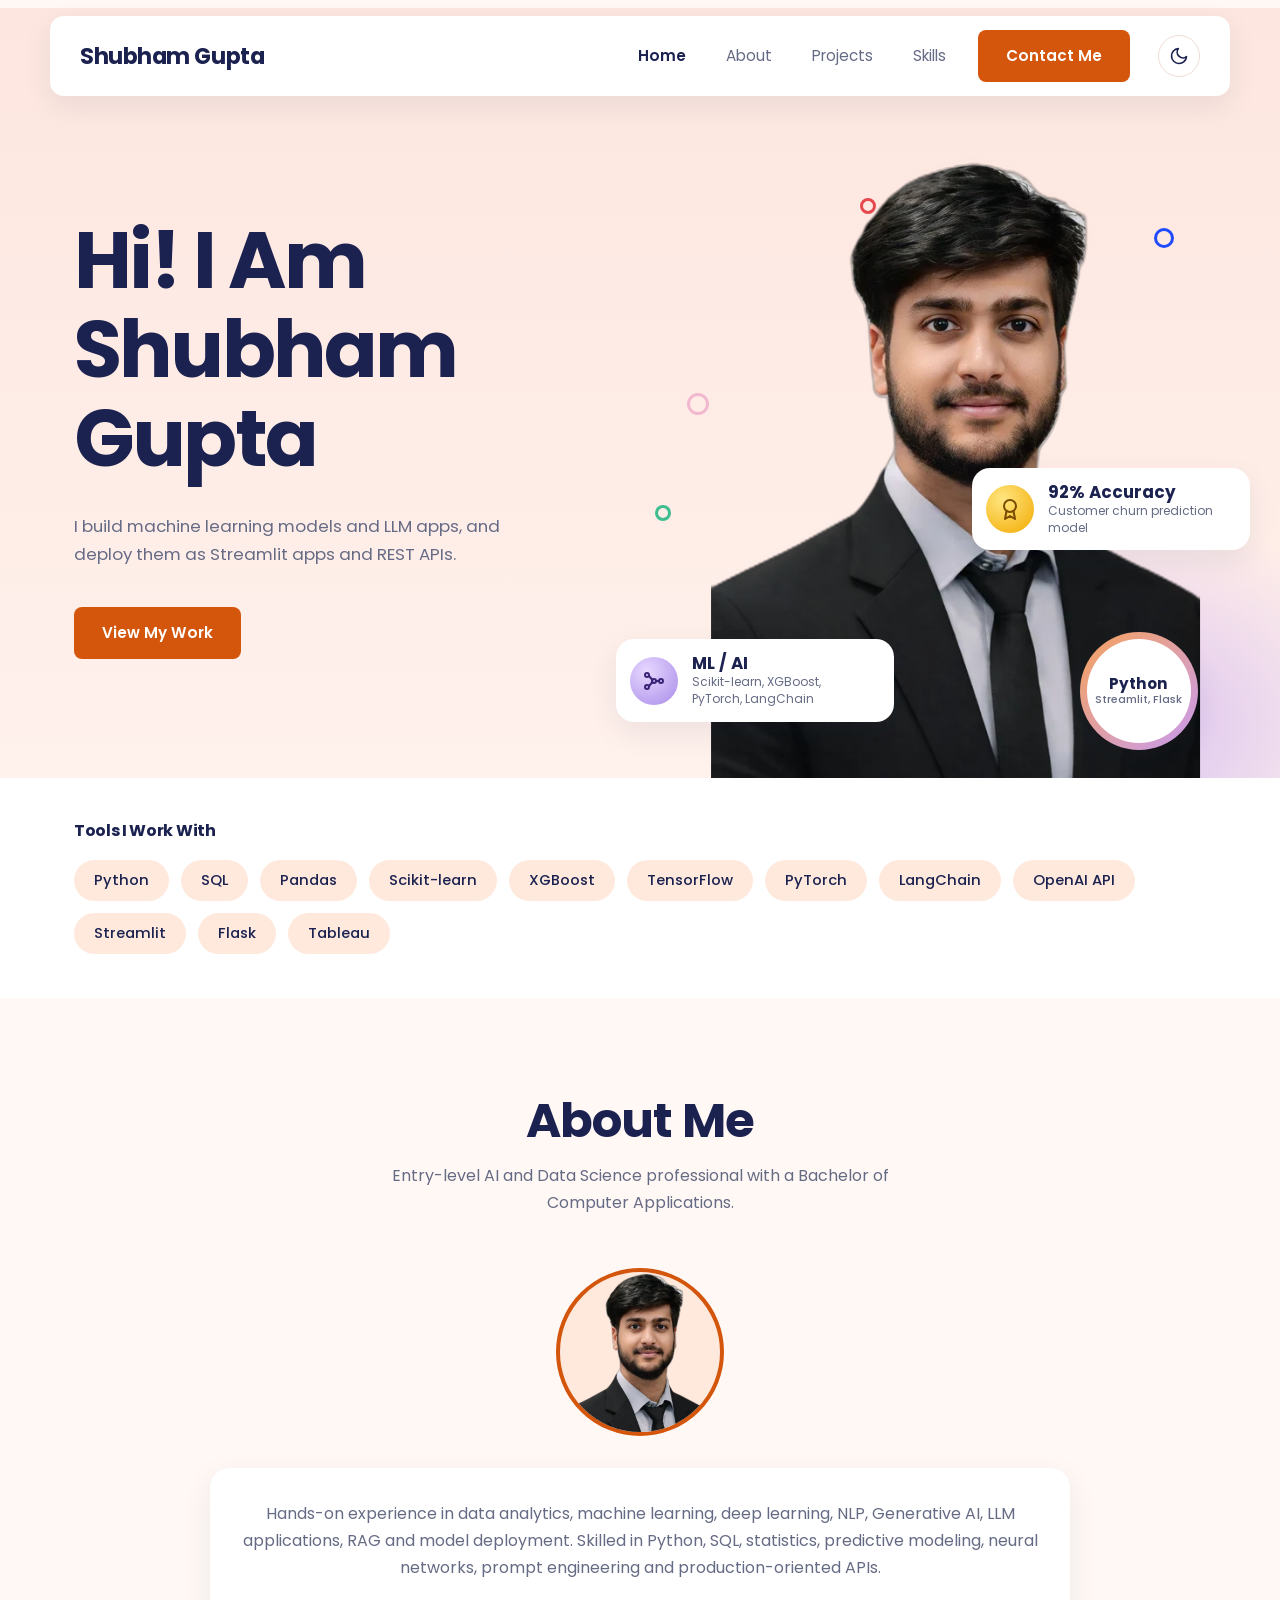
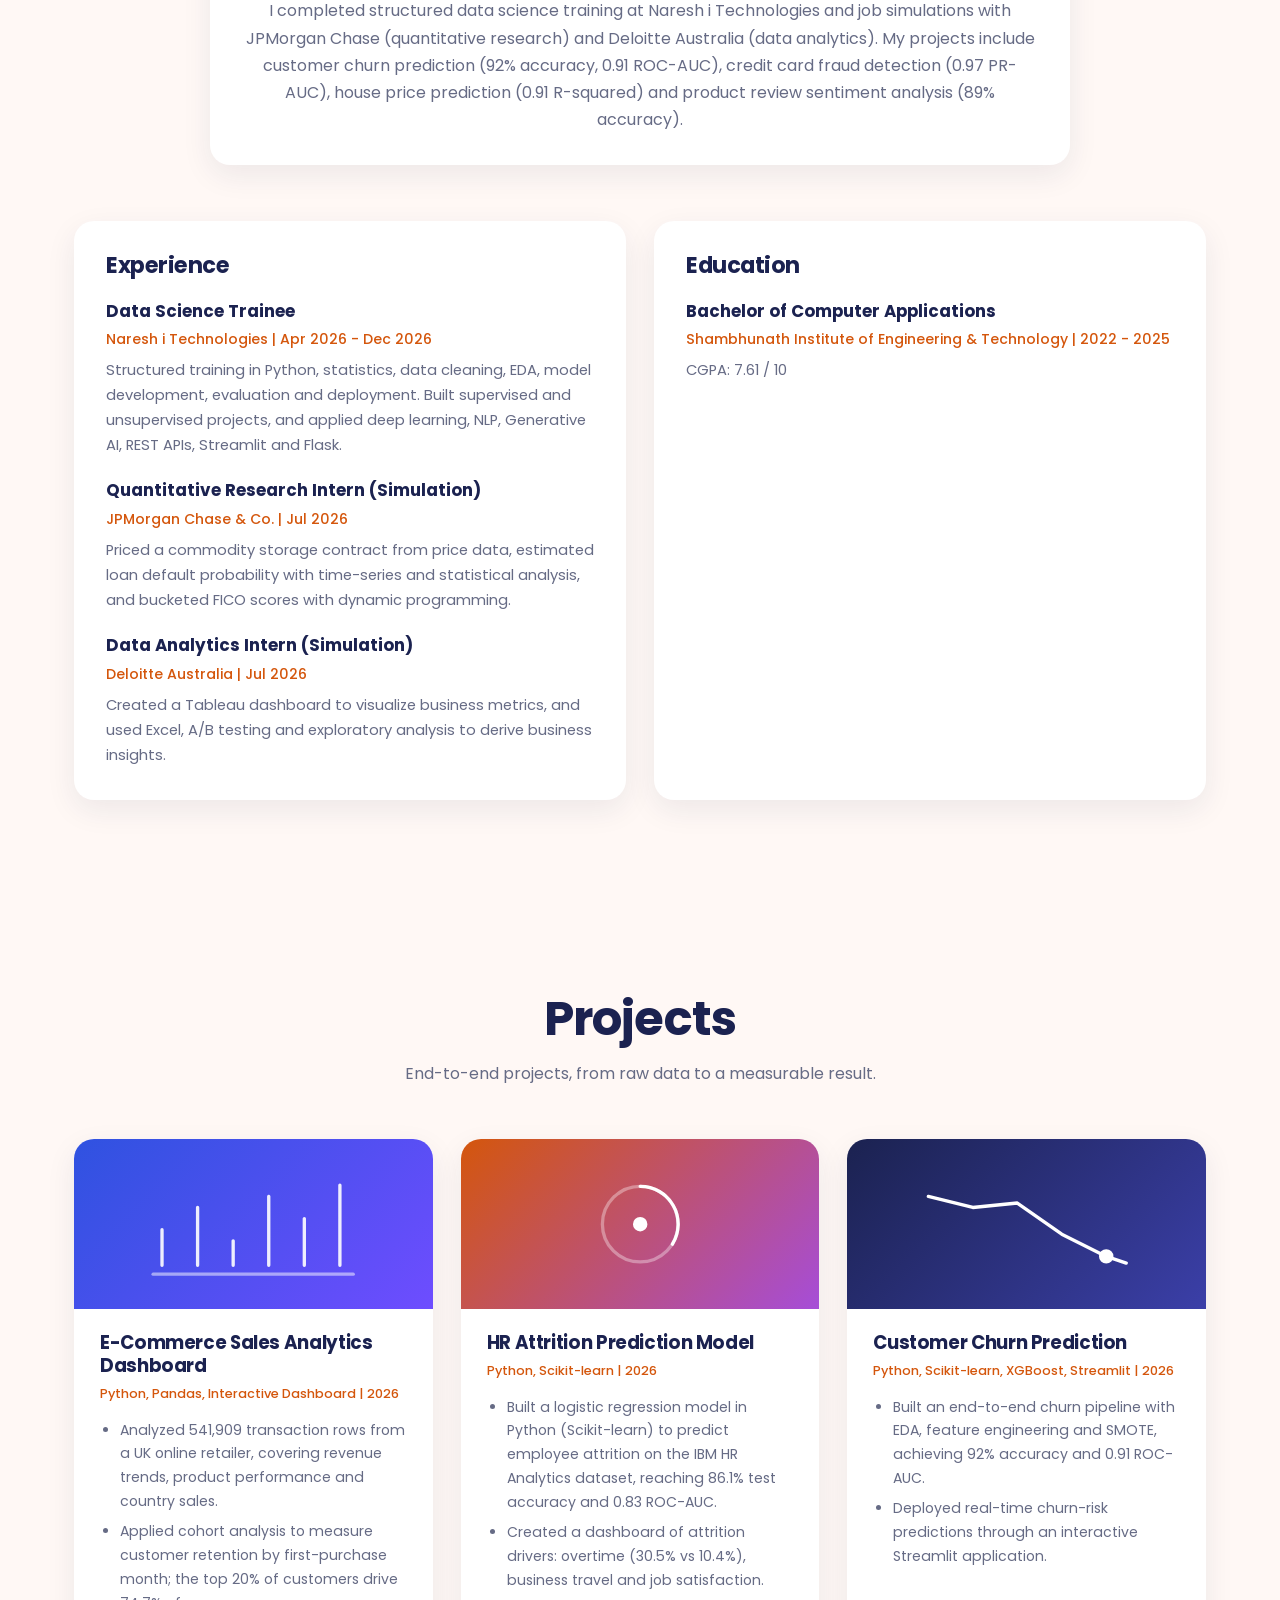
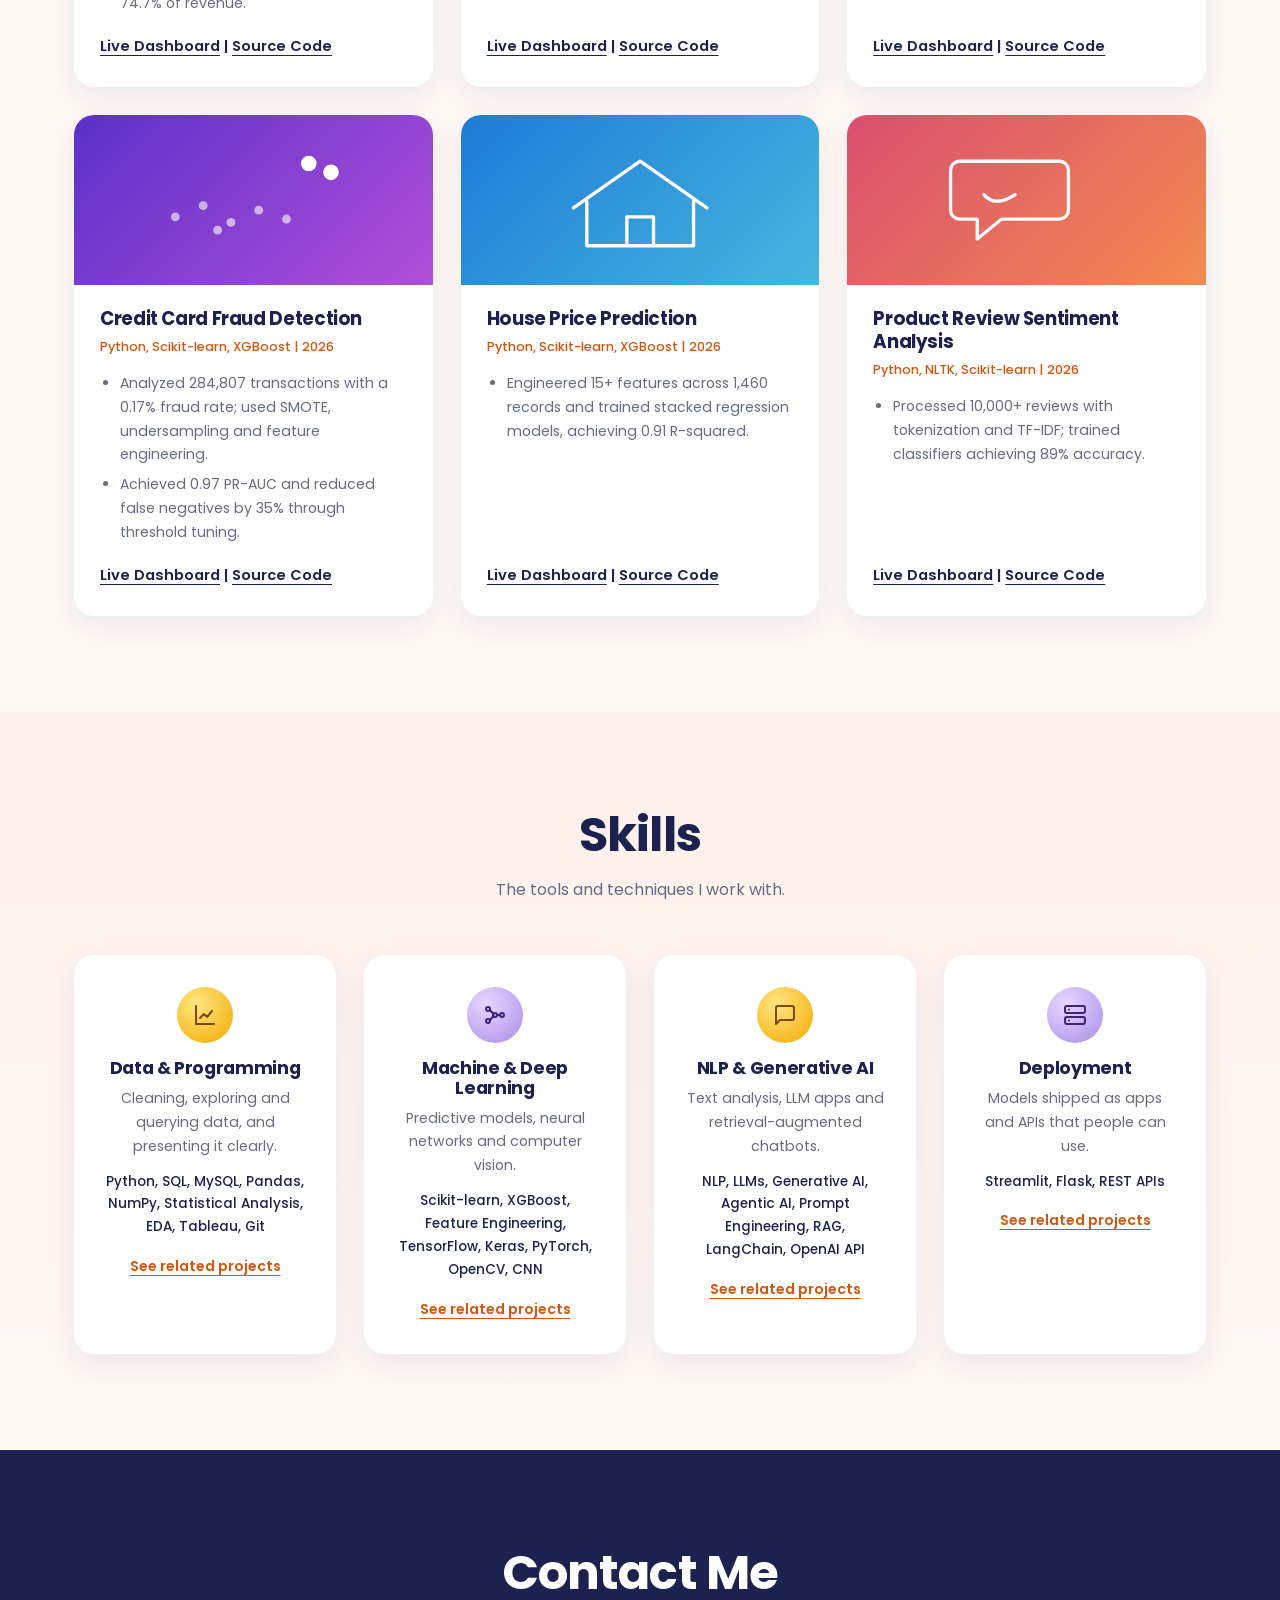
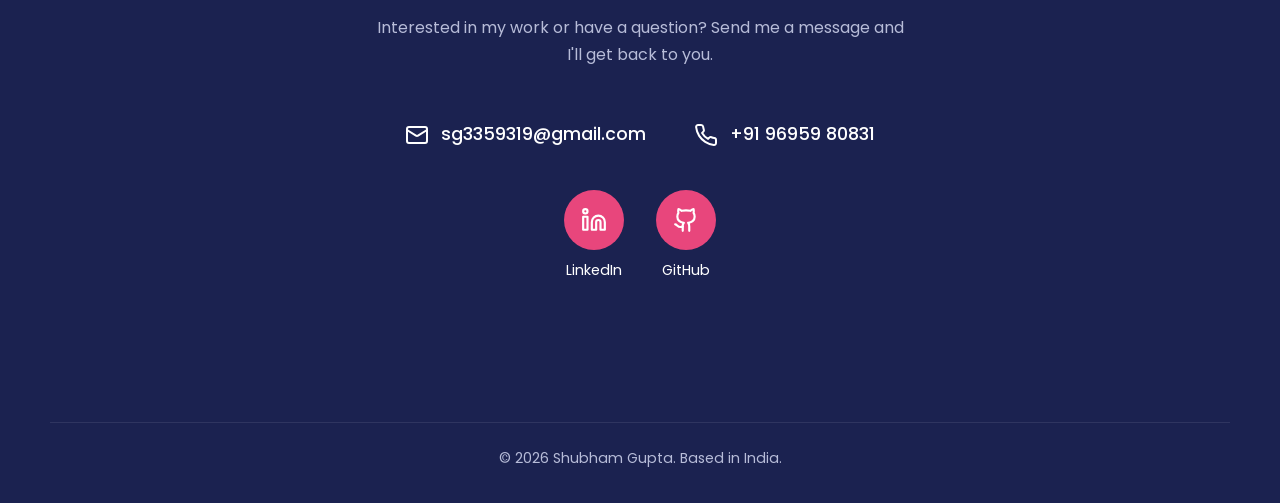
<file: site/index.html>
<!DOCTYPE html>
<html lang="en">
<head>
<meta charset="utf-8">
<meta name="viewport" content="width=device-width, initial-scale=1, viewport-fit=cover">
<title>Shubham Gupta | AI & Data Science Portfolio</title>
<link rel="preconnect" href="https://fonts.googleapis.com">
<link rel="preconnect" href="https://fonts.gstatic.com" crossorigin>
<link href="https://fonts.googleapis.com/css2?family=Poppins:wght@400;500;600;700&display=swap" rel="stylesheet">
<style>
:root {
  --bg: #FFF8F5;
  --hero-top: #FDE6DF;
  --hero-bottom: #FFF1EC;
  --card: #FFFFFF;
  --navy: #1B2250;
  --muted: #666B85;
  --line: #F0DDD6;
  --orange: #D4560C;
  --orange-ink: #FFFFFF;
  --chip: #FFE9DD;
  --purple: #CDB0F2;
  --shadow: 0 10px 30px rgba(27, 34, 80, .08);
  --chart-a: #DFF7E6; --chart-b: #E5F0FF; --chart-ink: #55607A;
  --dark: #1B2250;
  --dark-ink: #FFFFFF;
  --dark-muted: #B7BCD8;
  --font: "Poppins", "Segoe UI", Arial, sans-serif;
  box-sizing: border-box;
  padding-top: env(safe-area-inset-top, 0px);
  padding-bottom: env(safe-area-inset-bottom, 0px);
}
@media (prefers-color-scheme: dark) {
  :root:not([data-theme="light"]) {
    --bg: #12152B; --hero-top: #2A2150; --hero-bottom: #1A1D3A; --card: #1E2347; --navy: #F2F3FA; --muted: #A9AEC9;
    --line: #2F3560; --orange: #F07A2E; --orange-ink: #12152B; --chip: #2A2F5C; --purple: #6D4FB3; --shadow: 0 10px 30px rgba(0,0,0,.35); --chart-a: #1D3B3A; --chart-b: #1E2F55; --chart-ink: #C3CBE6;
    --dark: #0C0F22;
  }
}
:root[data-theme="dark"] {
  --bg: #12152B; --hero-top: #2A2150; --hero-bottom: #1A1D3A; --card: #1E2347; --navy: #F2F3FA; --muted: #A9AEC9;
  --line: #2F3560; --orange: #F07A2E; --orange-ink: #12152B; --chip: #2A2F5C; --purple: #6D4FB3; --shadow: 0 10px 30px rgba(0,0,0,.35); --chart-a: #1D3B3A; --chart-b: #1E2F55; --chart-ink: #C3CBE6;
  --dark: #0C0F22;
}
html { color-scheme: light dark; }
:root[data-theme="light"] { color-scheme: light; }
:root[data-theme="dark"] { color-scheme: dark; }
*, *::before, *::after { box-sizing: inherit; }
html { scroll-behavior: smooth; scroll-padding-top: calc(env(safe-area-inset-top, 0px) + 96px); }
@media (prefers-reduced-motion: reduce) { html { scroll-behavior: auto; } }
body { margin: 0; background: var(--bg); color: var(--navy); font-family: var(--font); font-size: 16px; line-height: 1.7; }
h1, h2, h3 { margin: 0; line-height: 1.12; letter-spacing: -0.02em; font-weight: 700; }
p { margin: 0; }
a { color: inherit; }
:focus-visible { outline: 3px solid var(--orange); outline-offset: 3px; border-radius: 8px; }
.container { width: 100%; max-width: 1180px; margin: 0 auto; padding: 0 24px; }
section { padding: 96px 0; }
.title { font-size: clamp(2rem, 4.5vw, 3rem); text-align: center; }
.sub { text-align: center; color: var(--muted); max-width: 54ch; margin: 14px auto 52px; }

.btn { display: inline-block; background: var(--orange); color: var(--orange-ink); font-weight: 600; font-size: .95rem; padding: 13px 28px; border-radius: 8px; text-decoration: none; border: 0; transition: transform .15s ease; }
.btn:hover { transform: translateY(-2px); }

/* Sticky navbar (floating white card, like the template) */
.nav { position: sticky; top: env(safe-area-inset-top, 0px); z-index: 50; padding: 16px 16px 0; margin-bottom: -88px; }
.nav-card { max-width: 1180px; margin: 0 auto; background: var(--card); border-radius: 14px; box-shadow: var(--shadow); display: flex; align-items: center; justify-content: space-between; padding: 14px 30px; gap: 24px; position: relative; }
.brand { font-weight: 700; font-size: 1.4rem; text-decoration: none; letter-spacing: -0.02em; }
.nav-links { display: flex; gap: 40px; list-style: none; margin: 0 0 0 auto; padding: 0; }
.nav-links a { text-decoration: none; font-size: .95rem; color: var(--muted); }
.nav-links a:hover, .nav-links a.on { color: var(--navy); font-weight: 600; }
.nav-toggle { display: none; background: none; border: 1.5px solid var(--navy); color: var(--navy); border-radius: 8px; padding: 7px 14px; font: inherit; font-weight: 500; cursor: pointer; }


/* Theme toggle */
.theme-btn { width: 42px; height: 42px; border-radius: 50%; border: 1.5px solid var(--line); background: transparent; color: var(--navy); display: grid; place-items: center; cursor: pointer; flex: none; margin-left: 4px; transition: background .15s ease; }
.theme-btn:hover { background: var(--chip); }
.theme-btn svg { width: 20px; height: 20px; }
.theme-btn .sun { display: none; }
.theme-btn[data-eff="dark"] .sun { display: block; }
.theme-btn[data-eff="dark"] .moon { display: none; }

/* Hero */
.hero { background: linear-gradient(180deg, var(--hero-top) 0%, var(--hero-bottom) 100%); padding: 150px 0 0; position: relative; overflow: hidden; }
.hero::after { content: ""; position: absolute; right: -120px; bottom: -160px; width: 520px; height: 420px; background: radial-gradient(closest-side, var(--purple), transparent); opacity: .7; pointer-events: none; }
.hero-grid { display: grid; grid-template-columns: 1.05fr 1fr; gap: 24px; align-items: end; position: relative; z-index: 1; }
.hero-text { align-self: center; padding-bottom: 60px; }
.hero h1 { font-size: clamp(2.8rem, 6.2vw, 5.2rem); letter-spacing: -0.035em; }
.hero p.lead { color: var(--muted); max-width: 44ch; margin: 28px 0 38px; font-size: 1.05rem; }
.visual { position: relative; height: 620px; }
.visual .me { position: absolute; bottom: 0; left: 50%; transform: translateX(-46%); height: 100%; width: auto; max-width: none; display: block; }
.float { position: absolute; background: var(--card); border-radius: 18px; box-shadow: var(--shadow); display: flex; align-items: center; gap: 14px; padding: 14px 22px 14px 14px; z-index: 2; }
.float b { display: block; font-size: 1.05rem; line-height: 1.25; }
.float small { display: block; color: var(--muted); font-size: .75rem; line-height: 1.4; max-width: 180px; }
.f1 { right: -44px; top: 50%; }
.f2 { left: -50px; bottom: 56px; }
.medal { width: 48px; height: 48px; border-radius: 50%; display: grid; place-items: center; flex: none; background: radial-gradient(circle at 35% 30%, #FFE680, #F2A900); color: #7A4B00; }
.medal.lilac { background: radial-gradient(circle at 35% 30%, #E7D8FF, #A98BE8); color: #3A2478; }
.medal svg { width: 24px; height: 24px; }
.badge { position: absolute; right: 8px; bottom: 28px; width: 118px; height: 118px; border-radius: 50%; background: var(--card); box-shadow: var(--shadow); display: grid; place-items: center; z-index: 2; border: 7px solid transparent; background-image: linear-gradient(var(--card), var(--card)), linear-gradient(135deg, #F7A25B, #C79BF2); background-origin: border-box; background-clip: padding-box, border-box; text-align: center; font-weight: 700; font-size: .95rem; line-height: 1.2; }
.badge small { display: block; font-weight: 500; font-size: .68rem; color: var(--muted); }
.ring { position: absolute; border-radius: 50%; border: 3px solid; background: transparent; z-index: 0; }
.r1 { width: 16px; height: 16px; border-color: #E5484D; top: 40px; left: 36%; }
.r2 { width: 20px; height: 20px; border-color: #1F4BFF; top: 70px; right: 6%; }
.r3 { width: 22px; height: 22px; border-color: #F2B8D0; top: 38%; left: 4%; }
.r4 { width: 16px; height: 16px; border-color: #3EBE8F; top: 56%; left: -2%; }
.star { position: absolute; width: 24px; height: 24px; color: #2BB5C0; left: 24%; bottom: 30px; }

/* Tools strip */
.tools { background: var(--card); padding: 44px 0; }
.tools h2 { font-size: 1rem; margin-bottom: 20px; }
.chips { display: flex; flex-wrap: wrap; gap: 12px; }
.chip { background: var(--chip); border-radius: 999px; padding: 8px 20px; font-weight: 500; font-size: .92rem; }

/* Cards */
.card { background: var(--card); border-radius: 20px; box-shadow: var(--shadow); padding: 32px; }
.about-card { max-width: 860px; margin: 0 auto; text-align: center; }
.about-card p + p { margin-top: 16px; }
.about-card p { color: var(--muted); }
.cols { display: grid; grid-template-columns: 1fr 1fr; gap: 28px; margin-top: 56px; }
.cols h3 { font-size: 1.4rem; margin-bottom: 18px; }
.cols .stack { display: grid; gap: 18px; }
.item b { display: block; font-size: 1.05rem; }
.item .meta { color: var(--orange); font-weight: 500; font-size: .88rem; }
.item p { color: var(--muted); font-size: .92rem; margin-top: 6px; }

.grid { display: grid; gap: 28px; }
.g2 { grid-template-columns: repeat(2, 1fr); }
.g4 { grid-template-columns: repeat(4, 1fr); }
.project h3 { font-size: 1.3rem; }
.project .meta { color: var(--orange); font-weight: 500; font-size: .85rem; margin: 6px 0 14px; }
.project ul { margin: 0; padding-left: 20px; color: var(--muted); font-size: .95rem; }
.project li + li { margin-top: 6px; }
.project .links { margin-top: 18px; font-weight: 600; font-size: .92rem; }
.project .links a { color: var(--navy); text-decoration: underline; text-underline-offset: 4px; }
.project { display: flex; flex-direction: column; }
.project .links { margin-top: auto; padding-top: 18px; }

.skill { text-align: center; }
.skill .medal { margin: 0 auto 16px; width: 56px; height: 56px; }
.skill h3 { font-size: 1.1rem; margin-bottom: 8px; }
.skill p { color: var(--muted); font-size: .88rem; }
.skill .tags { margin-top: 12px; font-size: .84rem; font-weight: 500; }
.skills-bg { background: linear-gradient(180deg, var(--hero-bottom), var(--bg)); }

/* Contact */
.contact { background: var(--dark); color: var(--dark-ink); text-align: center; }
.contact .title { color: var(--dark-ink); }
.contact .sub { color: var(--dark-muted); }
.contact-info { display: flex; justify-content: center; gap: 48px; flex-wrap: wrap; margin-bottom: 40px; font-size: 1.1rem; font-weight: 500; }
.contact-info a { display: inline-flex; align-items: center; gap: 12px; text-decoration: none; }
.contact-info a:hover { text-decoration: underline; }
.contact-info svg { width: 24px; height: 24px; }
.socials { display: flex; justify-content: center; gap: 32px; margin-bottom: 44px; flex-wrap: wrap; }
.social { text-decoration: none; display: flex; flex-direction: column; align-items: center; gap: 8px; font-size: .9rem; }
.social .circle { width: 60px; height: 60px; border-radius: 50%; background: var(--orange); color: var(--orange-ink); display: grid; place-items: center; transition: transform .15s ease; }
.social:hover .circle { transform: scale(1.08); }
.social svg { width: 26px; height: 26px; }
.contact :focus-visible { outline-color: #fff; }
footer { background: var(--dark); color: var(--dark-muted); text-align: center; padding: 0 24px calc(32px + env(safe-area-inset-bottom, 0px)); font-size: .88rem; }
footer p { border-top: 1px solid #2F3560; padding-top: 24px; max-width: 1180px; margin: 0 auto; }
svg.i { fill: none; stroke: currentColor; stroke-width: 2; stroke-linecap: round; stroke-linejoin: round; }


/* Template sections */
.two { display: grid; grid-template-columns: 1fr 1fr; gap: 72px; align-items: center; }
.big { font-size: clamp(2.2rem, 4.6vw, 3.5rem); letter-spacing: -0.03em; }
.big .o, .o { color: var(--orange); }
.para { color: var(--muted); margin: 20px 0 0; max-width: 46ch; }
.big + .para + .para { margin-bottom: 0; }
.two .btn { margin-top: 30px; }
.svc-panel { position: relative; background: var(--chip); border-radius: 22px; padding: 20px 20px 36px; max-width: 480px; }
.svc-list { display: grid; gap: 14px; }
.svc { display: flex; gap: 18px; align-items: flex-start; background: var(--card); border-radius: 14px; padding: 20px; border: 3px solid transparent; cursor: pointer; opacity: .8; transition: box-shadow .2s ease, opacity .2s ease; }
.svc b { font-size: 1.1rem; display: block; }
.svc p { color: var(--muted); font-size: .82rem; margin-top: 4px; line-height: 1.55; }
.svc .medal { width: 52px; height: 52px; }
.svc.on { opacity: 1; box-shadow: var(--shadow); background-image: linear-gradient(var(--card), var(--card)), linear-gradient(135deg, #F7A25B, #C79BF2); background-origin: border-box; background-clip: padding-box, border-box; }
.down { position: absolute; left: 50%; bottom: -20px; transform: translateX(-50%); width: 42px; height: 42px; border-radius: 50%; border: 0; background: var(--navy); color: var(--card); display: grid; place-items: center; cursor: pointer; }
.down svg { width: 22px; height: 22px; }
.band { background: linear-gradient(90deg, var(--hero-bottom), color-mix(in srgb, var(--purple) 32%, var(--bg))); overflow: hidden; }
.why { list-style: none; margin: 30px 0 0; padding: 0; display: grid; gap: 14px; }
.why b { display: block; font-size: 1.15rem; }
.why span { color: var(--muted); font-size: .92rem; }
.person { position: relative; height: 520px; display: flex; justify-content: center; align-items: flex-end; }
.person img { height: 100%; width: auto; max-width: none; display: block; position: relative; z-index: 1; }
.person .ring { z-index: 0; }
.person .r2 { top: 40%; right: 2%; left: auto; } .person .r4 { top: 12%; left: 12%; }
.shield { position: absolute; top: 24px; right: 10%; width: 88px; height: 88px; border-radius: 50%; z-index: 2; display: grid; place-items: center; color: #17A56A; border: 8px solid transparent; background-image: linear-gradient(var(--card), var(--card)), linear-gradient(135deg, #F7A25B, #C79BF2); background-origin: border-box; background-clip: padding-box, border-box; }
.shield svg { width: 34px; height: 34px; }
.f3 { left: 0; bottom: 28px; z-index: 3; }
.stats { position: relative; height: 480px; }
.stats > div { position: absolute; }
.dark-card { left: 0; top: 0; width: 300px; padding: 26px; background: #0F1A2B; color: #fff; border-radius: 20px; z-index: 2; box-shadow: var(--shadow); }
.dark-card b { font-size: 2rem; display: block; line-height: 1.1; letter-spacing: -0.03em; }
.dark-card span { font-size: .85rem; color: #C3CBE0; display: block; margin-top: 4px; max-width: 18ch; }
.eye { position: absolute; right: 22px; bottom: 22px; width: 46px; height: 46px; border-radius: 50%; background: #fff; border: 12px solid #fff; box-shadow: inset 0 0 0 7px #0F1A2B; }
.chart-card { left: 150px; top: 20px; right: 0; height: 320px; border-radius: 22px; background: linear-gradient(135deg, var(--chart-a), var(--chart-b)); padding: 24px 24px 20px; }
.bars { position: absolute; left: 150px; right: 24px; top: 24px; bottom: 56px; display: flex; align-items: flex-end; gap: 22px; }
.bar { flex: 1; border-radius: 12px; position: relative; }
.bar em { position: absolute; top: 8px; left: 0; right: 0; text-align: center; font-style: normal; font-weight: 600; font-size: .8rem; color: #fff; }
.b1 { background: linear-gradient(180deg, #F77D6B, #F9A090); } .b2 { background: linear-gradient(180deg, #B07AF0, #D1B2F7); } .b3 { background: linear-gradient(180deg, #5FB0F0, #A5D4F8); }
.bar-labels { position: absolute; left: 150px; right: 24px; bottom: 34px; display: flex; gap: 22px; font-size: .72rem; color: var(--chart-ink); }
.bar-labels span { flex: 1; text-align: center; }
.cap { position: absolute; left: 150px; bottom: 12px; font-size: .7rem; color: var(--chart-ink); }
.white-card { left: 40px; top: 230px; width: 250px; background: var(--card); border-radius: 18px; box-shadow: var(--shadow); padding: 18px 22px; z-index: 3; }
.white-card b { display: block; font-size: 1.9rem; line-height: 1.2; letter-spacing: -0.02em; }
.white-card small { color: var(--muted); font-size: .85rem; }
.white-card em { font-style: normal; color: #17A56A; font-size: .8rem; font-weight: 600; }
.heart { display: inline-grid; place-items: center; width: 24px; height: 24px; border-radius: 50%; background: #E5484D; color: #fff; vertical-align: middle; margin-right: 6px; }
.heart svg { width: 14px; height: 14px; }
.g3 { grid-template-columns: repeat(3, 1fr); }
.project { padding: 0 0 28px; overflow: hidden; }
.project > *:not(.thumb) { margin-left: 26px; margin-right: 26px; }
.thumb { height: 170px; display: grid; place-items: center; margin-bottom: 22px; }
.thumb svg { width: 62%; height: auto; }
.t-ecom { background: linear-gradient(135deg, #2F52E0, #6E4DFF); } .t-hr { background: linear-gradient(135deg, #D4560C, #A64DD8); }
.t-churn { background: linear-gradient(135deg, #1B2250, #3B3FA8); } .t-fraud { background: linear-gradient(135deg, #5A31C8, #B14FD8); }
.t-house { background: linear-gradient(135deg, #1E7BD6, #46B6E0); } .t-nlp { background: linear-gradient(135deg, #D94F70, #F28B50); }
.project h3 { font-size: 1.15rem; line-height: 1.25; }
.project .meta { font-size: .8rem; }
.project ul { font-size: .88rem; }
.cta { background: linear-gradient(180deg, var(--bg), var(--hero-bottom)); }
.cta .big { max-width: 12ch; }
.cta-right { text-align: left; }
.shoot { display: inline-grid; place-items: center; width: 120px; height: 120px; border-radius: 50%; background: var(--orange); color: var(--orange-ink); font-weight: 600; font-size: .85rem; text-transform: uppercase; text-align: center; text-decoration: none; margin-top: 26px; line-height: 1.2; padding: 20px; transition: transform .15s ease; }
.shoot:hover { transform: scale(1.06); }


/* Prompt-doc structure additions */
.about-avatar { width: 168px; height: 168px; border-radius: 50%; border: 4px solid var(--orange); background: var(--chip); object-fit: cover; object-position: center top; display: block; margin: 0 auto 32px; }
.slink { display: inline-block; margin-top: 16px; font-weight: 600; font-size: .88rem; color: var(--orange); text-decoration: underline; text-underline-offset: 4px; }
.skill { align-items: center; }
.social .circle { background: #E8467C; color: #fff; }
.social { position: relative; }
.social::after { content: attr(data-tip); position: absolute; top: -34px; left: 50%; transform: translateX(-50%); background: #fff; color: #1B2250; font-size: .75rem; font-weight: 600; padding: 4px 10px; border-radius: 6px; white-space: nowrap; opacity: 0; pointer-events: none; transition: opacity .15s ease; }
.social:hover::after, .social:focus-visible::after { opacity: 1; }

@media (max-width: 1000px) {
  .hero-grid { grid-template-columns: 1fr; }
  .hero-text { padding-bottom: 0; }
  .visual { height: 560px; max-width: 520px; margin: 0 auto; width: 100%; }
  .g4 { grid-template-columns: repeat(2, 1fr); }
  .g3 { grid-template-columns: repeat(2, 1fr); }
  .two { grid-template-columns: 1fr; gap: 48px; }
  .svc-panel { margin: 0 auto 20px; max-width: 520px; width: 100%; }
  .person { max-width: 460px; margin: 0 auto; width: 100%; }
  .stats { max-width: 520px; margin: 0 auto; width: 100%; }
}
@media (max-width: 720px) {
  section { padding: 72px 0; }
  .nav-card { padding: 12px 18px; }
  .theme-btn { margin-left: auto; }
  .nav-toggle { display: block; margin-left: 0; }
  .nav .btn { display: none; }
  .nav-links { display: none; position: absolute; top: 100%; left: 0; right: 0; margin: 8px 0 0; flex-direction: column; gap: 0; background: var(--card); border-radius: 14px; box-shadow: var(--shadow); padding: 8px 22px; }
  .nav-links li a { display: block; padding: 12px 0; }
  .nav-links.open { display: flex; }
  .g2, .g3, .g4, .cols { grid-template-columns: 1fr; }
  .person { height: 440px; }
  .stats { height: 500px; }
  .dark-card { width: 82%; }
  .chart-card { left: 18%; }
  .bars, .bar-labels, .cap { left: 38%; }
  .white-card { left: 4%; top: 250px; }
  .visual { height: 460px; }
  .f1 { right: -8px; top: 38%; transform: scale(.9); transform-origin: right center; }
  .f2 { left: 0; bottom: 20px; transform: scale(.9); transform-origin: left bottom; }
  .badge { width: 92px; height: 92px; right: 4px; bottom: 12px; font-size: .8rem; }
  .contact-info { flex-direction: column; align-items: center; gap: 20px; }
}
</style>
<script>
  (function () {
    try { var t = localStorage.getItem('theme'); if (t === 'light' || t === 'dark') document.documentElement.setAttribute('data-theme', t); } catch (e) {}
  })();
</script>
</head>
<body>

<header class="nav">
  <div class="nav-card">
    <a class="brand" href="#home">Shubham Gupta</a>
    <ul class="nav-links" id="navLinks">
      <li><a href="#home" class="on">Home</a></li>
      <li><a href="#about">About</a></li>
      <li><a href="#projects">Projects</a></li>
      <li><a href="#skills">Skills</a></li>
    </ul>
    <a class="btn" href="#contact" style="margin-left:8px">Contact Me</a>
    <button class="theme-btn" id="themeBtn" type="button" aria-label="Switch colour theme" title="Switch colour theme">
      <svg class="i moon" viewBox="0 0 24 24"><path d="M21 12.8A9 9 0 1 1 11.2 3a7 7 0 0 0 9.8 9.8z"/></svg>
      <svg class="i sun" viewBox="0 0 24 24"><circle cx="12" cy="12" r="4"/><path d="M12 2v2M12 20v2M4.9 4.9l1.4 1.4M17.7 17.7l1.4 1.4M2 12h2M20 12h2M4.9 19.1l1.4-1.4M17.7 6.3l1.4-1.4"/></svg>
    </button>
    <button class="nav-toggle" id="navToggle" aria-expanded="false" aria-controls="navLinks">Menu</button>
  </div>
</header>

<main>
<!-- HOME -->
<section class="hero" id="home">
  <div class="container hero-grid">
    <div class="hero-text">
      <h1>Hi! I Am<br>Shubham Gupta</h1>
      <p class="lead">I build machine learning models and LLM apps, and deploy them as Streamlit apps and REST APIs.</p>
      <a class="btn" href="#projects">View My Work</a>
    </div>
    <div class="visual">
      <span class="ring r1"></span><span class="ring r2"></span><span class="ring r3"></span><span class="ring r4"></span>
      <svg class="star" viewBox="0 0 24 24" fill="currentColor" aria-hidden="true"><path d="M12 1l2.6 7.4L22 9l-6 4.6L18 21l-6-4.3L6 21l2-7.4L2 9l7.4-.6z"/></svg>
      <img class="me" src="[data-uri]" alt="Shubham Gupta" width="560" height="710">
      <div class="float f1">
        <span class="medal"><svg class="i" viewBox="0 0 24 24"><circle cx="12" cy="9" r="6"/><path d="m8.5 14-1.5 8 5-3 5 3-1.5-8"/></svg></span>
        <div><b>92% Accuracy</b><small>Customer churn prediction model</small></div>
      </div>
      <div class="float f2">
        <span class="medal lilac"><svg class="i" viewBox="0 0 24 24"><circle cx="5" cy="6" r="2"/><circle cx="5" cy="18" r="2"/><circle cx="12" cy="12" r="2"/><circle cx="19" cy="12" r="2"/><path d="m7 7 3.5 4M7 17l3.5-4M14 12h3"/></svg></span>
        <div><b>ML / AI</b><small>Scikit-learn, XGBoost, PyTorch, LangChain</small></div>
      </div>
      <div class="badge"><div>Python<small>Streamlit, Flask</small></div></div>
    </div>
  </div>
</section>

<div class="tools">
  <div class="container">
    <h2>Tools I Work With</h2>
    <div class="chips">
      <span class="chip">Python</span><span class="chip">SQL</span><span class="chip">Pandas</span><span class="chip">Scikit-learn</span><span class="chip">XGBoost</span><span class="chip">TensorFlow</span><span class="chip">PyTorch</span><span class="chip">LangChain</span><span class="chip">OpenAI API</span><span class="chip">Streamlit</span><span class="chip">Flask</span><span class="chip">Tableau</span>
    </div>
  </div>
</div>

<!-- ABOUT -->
<section id="about">
  <div class="container">
    <h2 class="title">About Me</h2>
    <p class="sub">Entry-level AI and Data Science professional with a Bachelor of Computer Applications.</p>
    <img class="about-avatar" id="me2" alt="Shubham Gupta" width="168" height="168">
    <div class="card about-card">
      <p>Hands-on experience in data analytics, machine learning, deep learning, NLP, Generative AI, LLM applications, RAG and model deployment. Skilled in Python, SQL, statistics, predictive modeling, neural networks, prompt engineering and production-oriented APIs.</p>
      <p>I completed structured data science training at Naresh i Technologies and job simulations with JPMorgan Chase (quantitative research) and Deloitte Australia (data analytics). My projects include customer churn prediction (92% accuracy, 0.91 ROC-AUC), credit card fraud detection (0.97 PR-AUC), house price prediction (0.91 R-squared) and product review sentiment analysis (89% accuracy).</p>
    </div>
    <div class="cols">
      <div class="card">
        <h3>Experience</h3>
        <div class="stack">
          <div class="item"><b>Data Science Trainee</b><span class="meta">Naresh i Technologies | Apr 2026 - Dec 2026</span><p>Structured training in Python, statistics, data cleaning, EDA, model development, evaluation and deployment. Built supervised and unsupervised projects, and applied deep learning, NLP, Generative AI, REST APIs, Streamlit and Flask.</p></div>
          <div class="item"><b>Quantitative Research Intern (Simulation)</b><span class="meta">JPMorgan Chase & Co. | Jul 2026</span><p>Priced a commodity storage contract from price data, estimated loan default probability with time-series and statistical analysis, and bucketed FICO scores with dynamic programming.</p></div>
          <div class="item"><b>Data Analytics Intern (Simulation)</b><span class="meta">Deloitte Australia | Jul 2026</span><p>Created a Tableau dashboard to visualize business metrics, and used Excel, A/B testing and exploratory analysis to derive business insights.</p></div>
        </div>
      </div>
      <div class="card">
        <h3>Education</h3>
        <div class="stack">
          <div class="item"><b>Bachelor of Computer Applications</b><span class="meta">Shambhunath Institute of Engineering & Technology | 2022 - 2025</span><p>CGPA: 7.61 / 10</p></div>
        </div>
      </div>
    </div>
  </div>
</section>

<!-- PROJECTS -->
<section id="projects">
  <div class="container">
    <h2 class="title">Projects</h2>
    <p class="sub">End-to-end projects, from raw data to a measurable result.</p>
    <div class="grid g3">
      <article class="card project">
        <div class="thumb t-ecom"><svg viewBox="0 0 200 110" fill="none" stroke="#fff" stroke-width="3" stroke-linecap="round"><path d="M18 92V60M50 92V40M82 92V70M114 92V30M146 92V50M178 92V20" opacity=".9"/><path d="M10 100h180" opacity=".5"/></svg></div>
        <h3>E-Commerce Sales Analytics Dashboard</h3>
        <div class="meta">Python, Pandas, Interactive Dashboard | 2026</div>
        <ul>
          <li>Analyzed 541,909 transaction rows from a UK online retailer, covering revenue trends, product performance and country sales.</li>
          <li>Applied cohort analysis to measure customer retention by first-purchase month; the top 20% of customers drive 74.7% of revenue.</li>
        </ul>
        <div class="links"><a href="ecommerce-dashboard.html" target="_blank" rel="noopener">Live Dashboard</a> | <a href="https://github.com/Shubhamnexus-prog" target="_blank" rel="noopener">Source Code</a></div>
      </article>
      <article class="card project">
        <div class="thumb t-hr"><svg viewBox="0 0 200 110" fill="none" stroke="#fff" stroke-width="3" stroke-linecap="round"><circle cx="100" cy="55" r="34" opacity=".35"/><path d="M100 21a34 34 0 0 1 29 52" /><circle cx="100" cy="55" r="5" fill="#fff"/></svg></div>
        <h3>HR Attrition Prediction Model</h3>
        <div class="meta">Python, Scikit-learn | 2026</div>
        <ul>
          <li>Built a logistic regression model in Python (Scikit-learn) to predict employee attrition on the IBM HR Analytics dataset, reaching 86.1% test accuracy and 0.83 ROC-AUC.</li>
          <li>Created a dashboard of attrition drivers: overtime (30.5% vs 10.4%), business travel and job satisfaction.</li>
        </ul>
        <div class="links"><a href="hr-attrition-dashboard.html" target="_blank" rel="noopener">Live Dashboard</a> | <a href="https://github.com/Shubhamnexus-prog" target="_blank" rel="noopener">Source Code</a></div>
      </article>
      <article class="card project">
        <div class="thumb t-churn"><svg viewBox="0 0 200 110" fill="none" stroke="#fff" stroke-width="3" stroke-linecap="round" stroke-linejoin="round"><path d="M12 30 52 40 92 36 132 64 172 84 190 90"/><circle cx="172" cy="84" r="5" fill="#fff"/></svg></div>
        <h3>Customer Churn Prediction</h3>
        <div class="meta">Python, Scikit-learn, XGBoost, Streamlit | 2026</div>
        <ul>
          <li>Built an end-to-end churn pipeline with EDA, feature engineering and SMOTE, achieving 92% accuracy and 0.91 ROC-AUC.</li>
          <li>Deployed real-time churn-risk predictions through an interactive Streamlit application.</li>
        </ul>
        <div class="links"><a href="customer-churn-dashboard.html" target="_blank" rel="noopener">Live Dashboard</a> | <a href="https://github.com/Shubhamnexus-prog" target="_blank" rel="noopener">Source Code</a></div>
      </article>
      <article class="card project">
        <div class="thumb t-fraud"><svg viewBox="0 0 200 110" fill="#fff" stroke="none"><circle cx="30" cy="70" r="4" opacity=".6"/><circle cx="55" cy="60" r="4" opacity=".6"/><circle cx="80" cy="75" r="4" opacity=".6"/><circle cx="105" cy="64" r="4" opacity=".6"/><circle cx="130" cy="72" r="4" opacity=".6"/><circle cx="68" cy="82" r="4" opacity=".6"/><circle cx="150" cy="22" r="7"/><circle cx="170" cy="30" r="7"/></svg></div>
        <h3>Credit Card Fraud Detection</h3>
        <div class="meta">Python, Scikit-learn, XGBoost | 2026</div>
        <ul>
          <li>Analyzed 284,807 transactions with a 0.17% fraud rate; used SMOTE, undersampling and feature engineering.</li>
          <li>Achieved 0.97 PR-AUC and reduced false negatives by 35% through threshold tuning.</li>
        </ul>
        <div class="links"><a href="fraud-detection-dashboard.html" target="_blank" rel="noopener">Live Dashboard</a> | <a href="https://github.com/Shubhamnexus-prog" target="_blank" rel="noopener">Source Code</a></div>
      </article>
      <article class="card project">
        <div class="thumb t-house"><svg viewBox="0 0 200 110" fill="none" stroke="#fff" stroke-width="3" stroke-linecap="round" stroke-linejoin="round"><path d="M40 62 100 20l60 42"/><path d="M52 56v40h96V56"/><path d="M88 96V70h24v26"/></svg></div>
        <h3>House Price Prediction</h3>
        <div class="meta">Python, Scikit-learn, XGBoost | 2026</div>
        <ul>
          <li>Engineered 15+ features across 1,460 records and trained stacked regression models, achieving 0.91 R-squared.</li>
        </ul>
        <div class="links"><a href="house-price-dashboard.html" target="_blank" rel="noopener">Live Dashboard</a> | <a href="https://github.com/Shubhamnexus-prog" target="_blank" rel="noopener">Source Code</a></div>
      </article>
      <article class="card project">
        <div class="thumb t-nlp"><svg viewBox="0 0 200 110" fill="none" stroke="#fff" stroke-width="3" stroke-linecap="round" stroke-linejoin="round"><path d="M40 20h90a8 8 0 0 1 8 8v36a8 8 0 0 1-8 8H78l-22 18V72h-16a8 8 0 0 1-8-8V28a8 8 0 0 1 8-8z" opacity=".95"/><path d="M62 50q10 12 28 0" /></svg></div>
        <h3>Product Review Sentiment Analysis</h3>
        <div class="meta">Python, NLTK, Scikit-learn | 2026</div>
        <ul>
          <li>Processed 10,000+ reviews with tokenization and TF-IDF; trained classifiers achieving 89% accuracy.</li>
        </ul>
        <div class="links"><a href="sentiment-analysis-dashboard.html" target="_blank" rel="noopener">Live Dashboard</a> | <a href="https://github.com/Shubhamnexus-prog" target="_blank" rel="noopener">Source Code</a></div>
      </article>
    </div>
  </div>
</section>

<!-- SKILLS -->
<section class="skills-bg" id="skills">
  <div class="container">
    <h2 class="title">Skills</h2>
    <p class="sub">The tools and techniques I work with.</p>
    <div class="grid g4">
      <div class="card skill">
        <span class="medal"><svg class="i" viewBox="0 0 24 24"><path d="M3 3v18h18"/><path d="m7 15 4-4 3 3 5-6"/></svg></span>
        <h3>Data & Programming</h3>
        <p>Cleaning, exploring and querying data, and presenting it clearly.</p>
        <div class="tags">Python, SQL, MySQL, Pandas, NumPy, Statistical Analysis, EDA, Tableau, Git</div>
        <a class="slink" href="#projects">See related projects</a>
      </div>
      <div class="card skill">
        <span class="medal lilac"><svg class="i" viewBox="0 0 24 24"><circle cx="5" cy="6" r="2"/><circle cx="5" cy="18" r="2"/><circle cx="12" cy="12" r="2"/><circle cx="19" cy="12" r="2"/><path d="m7 7 3.5 4M7 17l3.5-4M14 12h3"/></svg></span>
        <h3>Machine & Deep Learning</h3>
        <p>Predictive models, neural networks and computer vision.</p>
        <div class="tags">Scikit-learn, XGBoost, Feature Engineering, TensorFlow, Keras, PyTorch, OpenCV, CNN</div>
        <a class="slink" href="#projects">See related projects</a>
      </div>
      <div class="card skill">
        <span class="medal"><svg class="i" viewBox="0 0 24 24"><path d="M21 15a2 2 0 0 1-2 2H7l-4 4V5a2 2 0 0 1 2-2h14a2 2 0 0 1 2 2z"/></svg></span>
        <h3>NLP & Generative AI</h3>
        <p>Text analysis, LLM apps and retrieval-augmented chatbots.</p>
        <div class="tags">NLP, LLMs, Generative AI, Agentic AI, Prompt Engineering, RAG, LangChain, OpenAI API</div>
        <a class="slink" href="#projects">See related projects</a>
      </div>
      <div class="card skill">
        <span class="medal lilac"><svg class="i" viewBox="0 0 24 24"><rect x="2" y="3" width="20" height="7" rx="2"/><rect x="2" y="14" width="20" height="7" rx="2"/><path d="M6 6.5h.01M6 17.5h.01"/></svg></span>
        <h3>Deployment</h3>
        <p>Models shipped as apps and APIs that people can use.</p>
        <div class="tags">Streamlit, Flask, REST APIs</div>
        <a class="slink" href="#projects">See related projects</a>
      </div>
    </div>
  </div>
</section>

<!-- CONTACT -->
<section class="contact" id="contact">
  <div class="container">
    <h2 class="title">Contact Me</h2>
    <p class="sub">Interested in my work or have a question? Send me a message and I'll get back to you.</p>
    <div class="contact-info">
      <a href="mailto:sg3359319@gmail.com"><svg class="i" viewBox="0 0 24 24"><rect x="2" y="4" width="20" height="16" rx="2"/><path d="m22 7-8.97 5.7a1.94 1.94 0 0 1-2.06 0L2 7"/></svg>sg3359319@gmail.com</a>
      <a href="tel:+919695980831"><svg class="i" viewBox="0 0 24 24"><path d="M22 16.92v3a2 2 0 0 1-2.18 2 19.79 19.79 0 0 1-8.63-3.07 19.5 19.5 0 0 1-6-6 19.79 19.79 0 0 1-3.07-8.67A2 2 0 0 1 4.11 2h3a2 2 0 0 1 2 1.72c.13.96.36 1.9.7 2.81a2 2 0 0 1-.45 2.11L8.09 9.91a16 16 0 0 0 6 6l1.27-1.27a2 2 0 0 1 2.11-.45c.91.34 1.85.57 2.81.7A2 2 0 0 1 22 16.92z"/></svg>+91 96959 80831</a>
    </div>
    <div class="socials">
      <a class="social" data-tip="LinkedIn" href="https://linkedin.com/in/shubham-gupta-2b04693a1" target="_blank" rel="noopener" aria-label="LinkedIn"><span class="circle"><svg class="i" viewBox="0 0 24 24"><path d="M16 8a6 6 0 0 1 6 6v7h-4v-7a2 2 0 0 0-2-2 2 2 0 0 0-2 2v7h-4v-7a6 6 0 0 1 6-6z"/><rect x="2" y="9" width="4" height="12"/><circle cx="4" cy="4" r="2"/></svg></span>LinkedIn</a>
      <a class="social" data-tip="GitHub" href="https://github.com/Shubhamnexus-prog" target="_blank" rel="noopener" aria-label="GitHub"><span class="circle"><svg class="i" viewBox="0 0 24 24"><path d="M15 22v-4a4.8 4.8 0 0 0-1-3.5c3 0 6-2 6-5.5.08-1.25-.27-2.48-1-3.5.28-1.15.28-2.35 0-3.5 0 0-1 0-3 1.5-2.64-.5-5.36-.5-8 0C6 2 5 2 5 2c-.3 1.15-.3 2.35 0 3.5A5.4 5.4 0 0 0 4 9c0 3.5 3 5.5 6 5.5-.39.49-.68 1.05-.85 1.65-.17.6-.22 1.23-.15 1.85v4"/><path d="M9 18c-4.51 2-5-2-7-2"/></svg></span>GitHub</a>
    </div>
  </div>
</section>
</main>

<footer><p>&copy; 2026 Shubham Gupta. Based in India.</p></footer>

<script>
  var toggle = document.getElementById('navToggle');
  var links = document.getElementById('navLinks');
  toggle.addEventListener('click', function () {
    var open = links.classList.toggle('open');
    toggle.setAttribute('aria-expanded', open ? 'true' : 'false');
  });
  links.addEventListener('click', function (e) {
    if (e.target.tagName === 'A') { links.classList.remove('open'); toggle.setAttribute('aria-expanded', 'false'); }
  });

  // second photo reuses the first (keeps the file small)
  var first = document.querySelector('.hero .me'), second = document.getElementById('me2');
  if (first && second) { second.src = first.src; }

  // Light / dark toggle (follows the device setting until you choose)
  var root = document.documentElement, themeBtn = document.getElementById('themeBtn');
  var mq = window.matchMedia('(prefers-color-scheme: dark)');
  function effective() { return root.getAttribute('data-theme') || (mq.matches ? 'dark' : 'light'); }
  function syncBtn() {
    var e = effective();
    themeBtn.setAttribute('data-eff', e);
    themeBtn.setAttribute('aria-label', e === 'dark' ? 'Switch to light mode' : 'Switch to dark mode');
    themeBtn.title = themeBtn.getAttribute('aria-label');
  }
  themeBtn.addEventListener('click', function () {
    var next = effective() === 'dark' ? 'light' : 'dark';
    root.setAttribute('data-theme', next);
    try { localStorage.setItem('theme', next); } catch (e) {}
    syncBtn();
  });
  if (mq.addEventListener) mq.addEventListener('change', syncBtn);
  syncBtn();
</script>
</body>
</html>
</file>
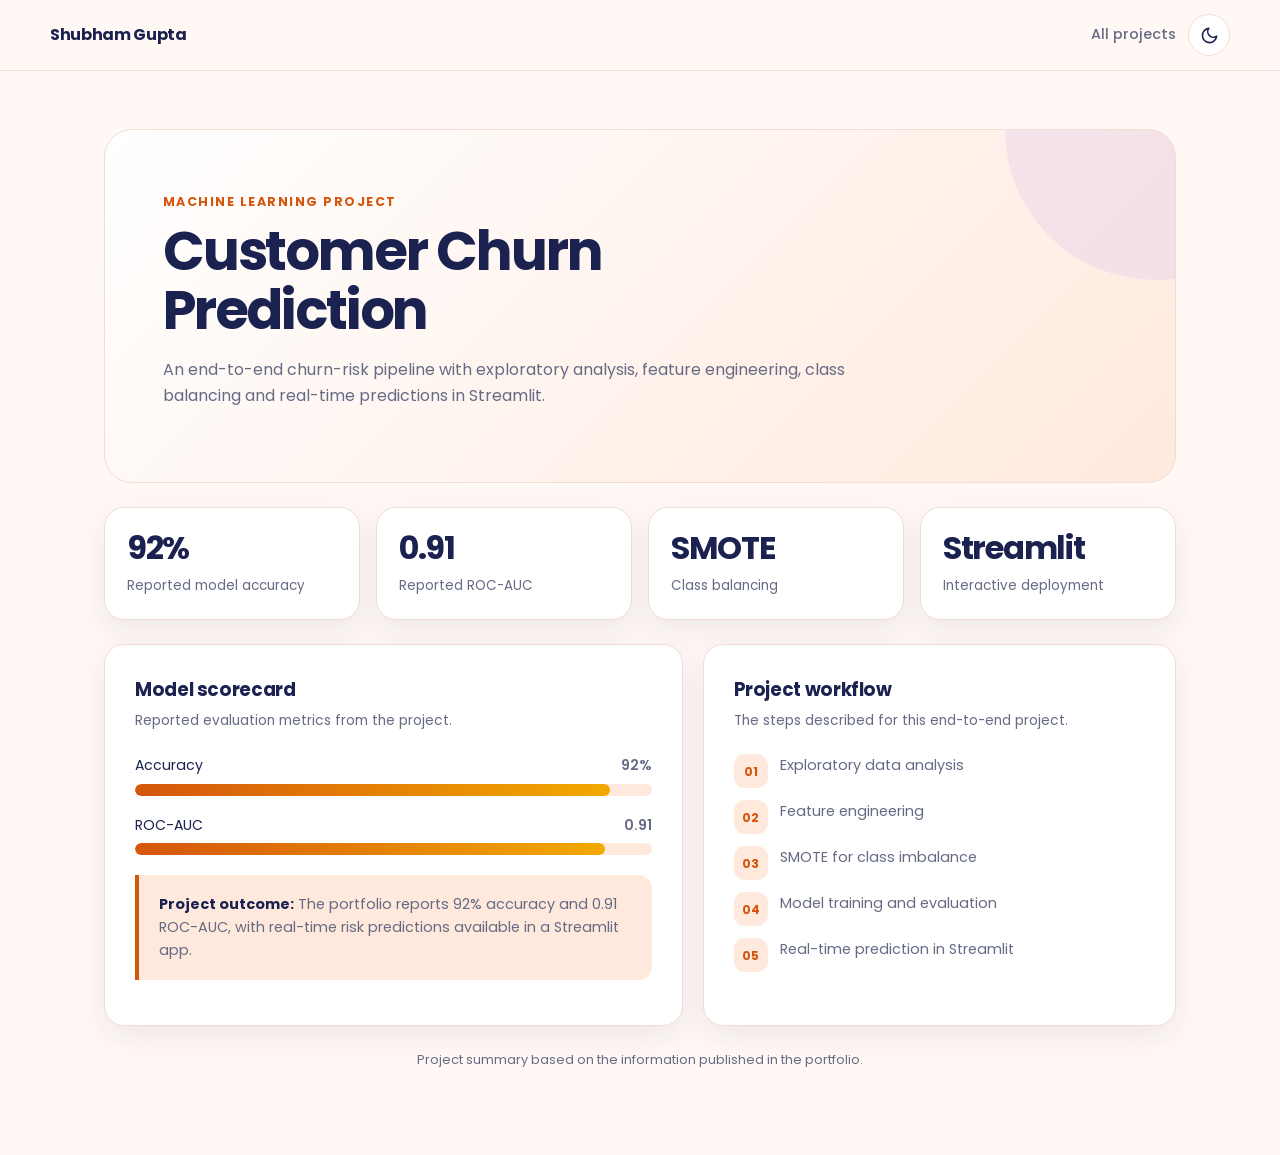
<file: site/customer-churn-dashboard.html>
<!DOCTYPE html>
<html lang="en">
<head>
  <meta charset="utf-8">
  <meta name="viewport" content="width=device-width, initial-scale=1, viewport-fit=cover">
  <meta name="theme-color" content="#FFF8F5">
  <title>Customer Churn Prediction | Project Dashboard</title>
  <link rel="preconnect" href="https://fonts.googleapis.com">
  <link rel="preconnect" href="https://fonts.gstatic.com" crossorigin>
  <link href="https://fonts.googleapis.com/css2?family=Poppins:wght@400;500;600;700&display=swap" rel="stylesheet">
  <link rel="stylesheet" href="dashboard-theme.css">
  <script>
    (function () {
      try {
        var theme = localStorage.getItem('theme');
        if (theme === 'light' || theme === 'dark') document.documentElement.setAttribute('data-theme', theme);
      } catch (error) {
        console.warn('Saved theme preference could not be read.', error);
      }
    })();
  </script>
</head>
<body>
  <header class="dash-nav">
    <div class="dash-nav-inner">
      <a class="dash-brand" href="index.html">Shubham Gupta</a>
      <div class="dash-actions">
        <a class="back-link" href="index.html#projects">All projects</a>
        <button class="theme-toggle" type="button" data-theme-toggle aria-label="Switch colour theme" title="Switch colour theme">
          <svg class="moon-icon" viewBox="0 0 24 24" aria-hidden="true"><path d="M21 12.8A9 9 0 1 1 11.2 3a7 7 0 0 0 9.8 9.8z"/></svg>
          <svg class="sun-icon" viewBox="0 0 24 24" aria-hidden="true"><circle cx="12" cy="12" r="4"/><path d="M12 2v2m0 16v2M4.9 4.9l1.4 1.4m11.4 11.4 1.4 1.4M2 12h2m16 0h2M4.9 19.1l1.4-1.4M17.7 6.3l1.4-1.4"/></svg>
        </button>
      </div>
    </div>
  </header>
  <main class="dashboard-wrap">
    <section class="dashboard-hero">
      <span class="eyebrow">Machine learning project</span>
      <h1 id="dashboard-title">Customer Churn Prediction</h1>
      <p id="dashboard-description"></p>
    </section>
    <section class="metric-grid" id="dashboard-metrics" aria-label="Project highlights"></section>
    <div class="dashboard-grid">
      <section class="panel">
        <h2>Model scorecard</h2>
        <p class="panel-intro">Reported evaluation metrics from the project.</p>
        <div class="score-list" id="dashboard-scores"></div>
        <p class="takeaway"><b>Project outcome:</b> <span id="dashboard-takeaway"></span></p>
      </section>
      <section class="panel">
        <h2>Project workflow</h2>
        <p class="panel-intro">The steps described for this end-to-end project.</p>
        <ol class="workflow" id="dashboard-workflow"></ol>
      </section>
    </div>
    <p class="dashboard-foot">Project summary based on the information published in the portfolio.</p>
  </main>
  <script id="dashboard-data" type="application/json">
    {
      "title": "Customer Churn Prediction",
      "description": "An end-to-end churn-risk pipeline with exploratory analysis, feature engineering, class balancing and real-time predictions in Streamlit.",
      "metrics": [
        {"value": "92%", "label": "Reported model accuracy"},
        {"value": "0.91", "label": "Reported ROC-AUC"},
        {"value": "SMOTE", "label": "Class balancing"},
        {"value": "Streamlit", "label": "Interactive deployment"}
      ],
      "scores": [
        {"label": "Accuracy", "display": "92%", "percent": 92},
        {"label": "ROC-AUC", "display": "0.91", "percent": 91}
      ],
      "workflow": ["Exploratory data analysis", "Feature engineering", "SMOTE for class imbalance", "Model training and evaluation", "Real-time prediction in Streamlit"],
      "takeaway": "The portfolio reports 92% accuracy and 0.91 ROC-AUC, with real-time risk predictions available in a Streamlit app."
    }
  </script>
  <script src="dashboard-theme.js"></script>
  <script src="project-dashboard.js"></script>
</body>
</html>
</file>
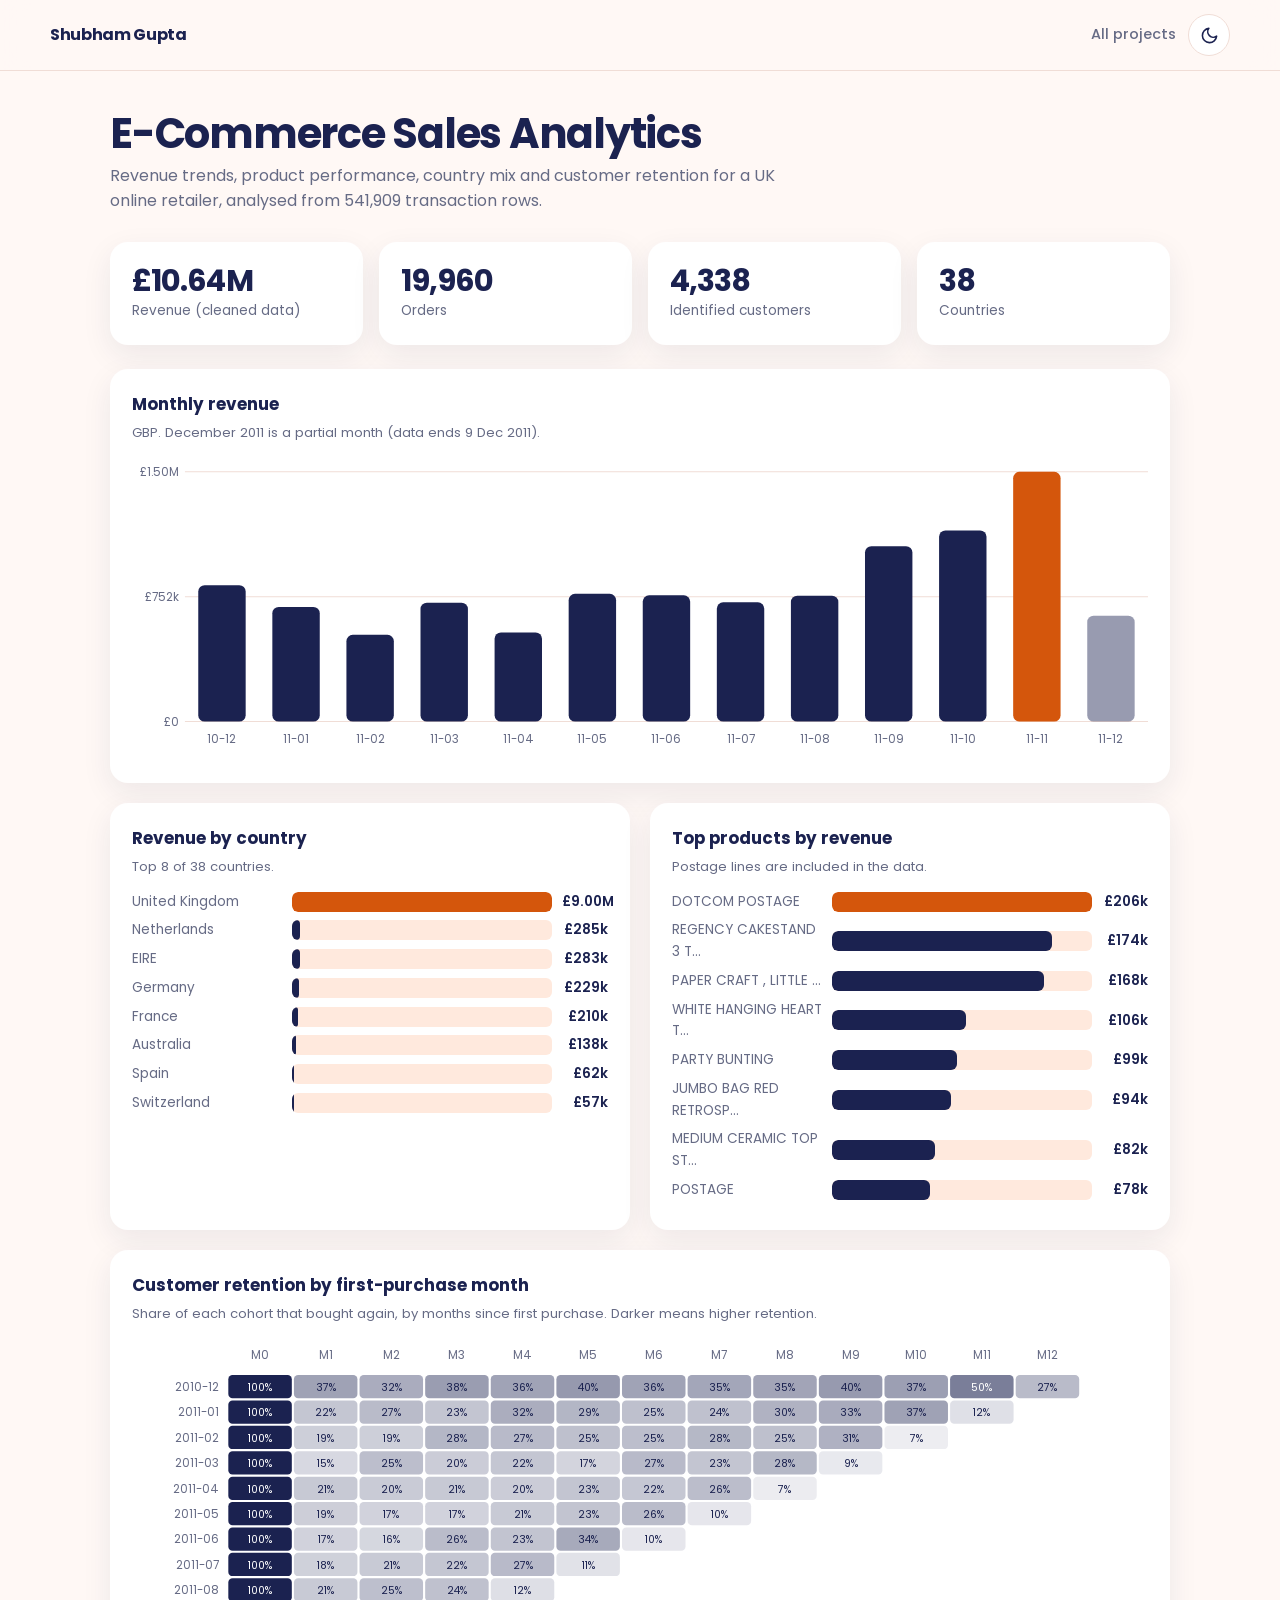
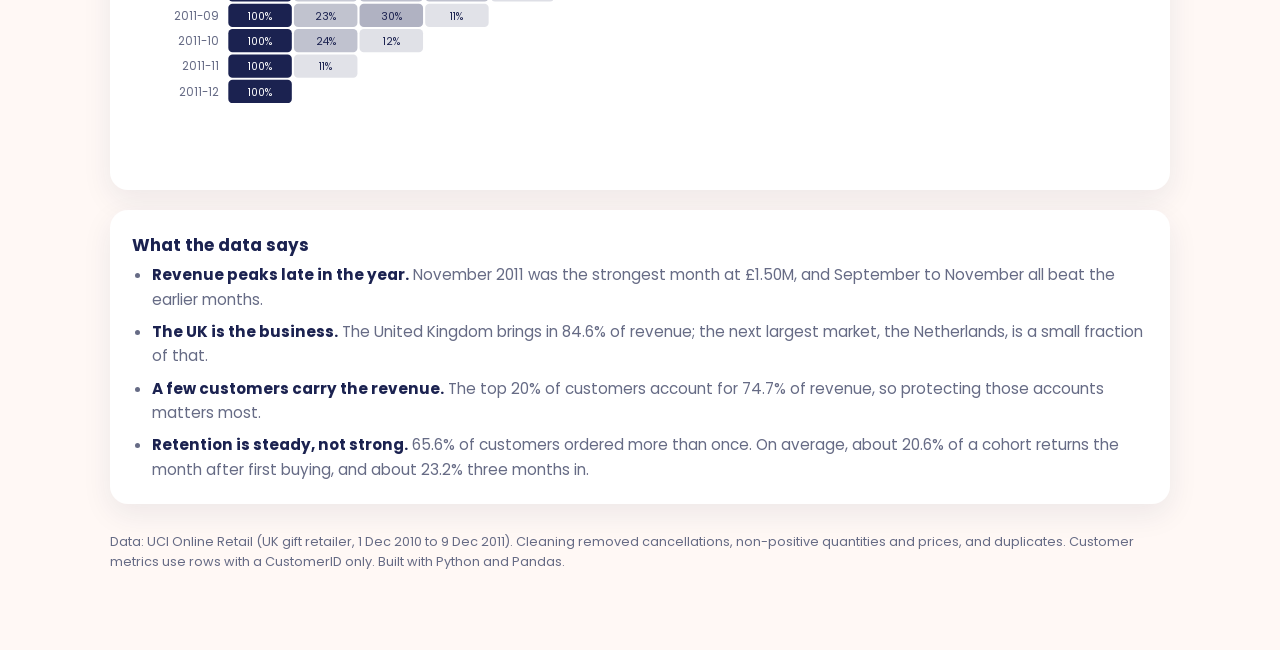
<file: site/ecommerce-dashboard.html>
<!DOCTYPE html><html lang="en"><head><meta charset="utf-8"><meta name="viewport" content="width=device-width, initial-scale=1, viewport-fit=cover"><title>E-Commerce Sales Analytics</title>
<link rel="preconnect" href="https://fonts.googleapis.com"><link rel="preconnect" href="https://fonts.gstatic.com" crossorigin>
<link href="https://fonts.googleapis.com/css2?family=Poppins:wght@400;500;600;700&display=swap" rel="stylesheet"><style>
:root{--bg:#FFF8F5;--card:#fff;--navy:#1B2250;--muted:#666B85;--line:#F0DDD6;--orange:#D4560C;--bar:#1B2250;--soft:#FFE9DD;--shadow:0 10px 30px rgba(27,34,80,.08);--font:"Poppins","Segoe UI",Arial,sans-serif;box-sizing:border-box;padding-top:env(safe-area-inset-top,0px);padding-bottom:env(safe-area-inset-bottom,0px)}
@media (prefers-color-scheme:dark){:root:not([data-theme="light"]){--bg:#12152B;--card:#1E2347;--navy:#F2F3FA;--muted:#A9AEC9;--line:#2F3560;--orange:#F07A2E;--bar:#8FA0FF;--soft:#2A2F5C;--shadow:0 10px 30px rgba(0,0,0,.35)}}
:root[data-theme="dark"]{--bg:#12152B;--card:#1E2347;--navy:#F2F3FA;--muted:#A9AEC9;--line:#2F3560;--orange:#F07A2E;--bar:#8FA0FF;--soft:#2A2F5C;--shadow:0 10px 30px rgba(0,0,0,.35)}
*,*::before,*::after{box-sizing:inherit}
body{margin:0;background:var(--bg);color:var(--navy);font-family:var(--font);line-height:1.6}
.wrap{max-width:1100px;margin:0 auto;padding:40px 20px 64px}
h1{font-size:clamp(1.8rem,4vw,2.6rem);margin:0 0 6px;letter-spacing:-.03em;line-height:1.1}
.sub{color:var(--muted);max-width:70ch;margin:0 0 28px}
.kpis{display:grid;grid-template-columns:repeat(4,1fr);gap:16px;margin-bottom:24px}
.card{background:var(--card);border-radius:18px;box-shadow:var(--shadow);padding:22px;min-width:0}
.kpi b{display:block;font-size:1.9rem;font-weight:700;letter-spacing:-.03em;line-height:1.1}
.kpi span{color:var(--muted);font-size:.85rem}
.grid{display:grid;grid-template-columns:1fr 1fr;gap:20px;margin-bottom:20px}
.full{grid-column:1/-1}
h2{font-size:1.05rem;margin:0 0 4px}
.note{color:var(--muted);font-size:.82rem;margin:0 0 14px}
.scroll{overflow-x:auto}
svg text{font-family:var(--font);fill:var(--muted);font-size:11px}
.insights{margin:0;padding-left:20px;color:var(--muted);font-size:.95rem}
.insights li+li{margin-top:8px}
.insights b{color:var(--navy)}
.foot{color:var(--muted);font-size:.8rem;margin-top:28px}
.ov{display:flex;align-items:center;gap:10px;margin:7px 0;font-size:.85rem}
.ov .lab{width:150px;flex:none;color:var(--muted)}
.ov .track{flex:1;background:var(--soft);border-radius:6px;height:20px;position:relative;overflow:hidden}
.ov .fill{height:100%;background:var(--bar);border-radius:6px}
.ov .val{width:46px;text-align:right;font-weight:600}
.ov.hot .fill{background:var(--orange)}
.grp{margin-bottom:16px}.grp h3{font-size:.9rem;margin:0 0 4px}
.cm{display:grid;grid-template-columns:auto 1fr 1fr;gap:6px;max-width:340px;font-size:.85rem;text-align:center}
.cm div{padding:14px 6px;border-radius:10px;background:var(--soft)}
.cm .h{background:none;color:var(--muted);padding:4px}
.cm .good{background:var(--bar);color:var(--card);font-weight:700}
@media (max-width:760px){.kpis{grid-template-columns:repeat(2,1fr)}.grid{grid-template-columns:1fr}.ov .lab{width:110px}}
</style><link rel="stylesheet" href="dashboard-theme.css"><script>(function(){try{var t=localStorage.getItem("theme");if(t==="light"||t==="dark")document.documentElement.setAttribute("data-theme",t)}catch(e){console.warn("Saved theme preference could not be read.",e)}})();</script></head><body><header class="dash-nav"><div class="dash-nav-inner"><a class="dash-brand" href="index.html">Shubham Gupta</a><div class="dash-actions"><a class="back-link" href="index.html#projects">All projects</a><button class="theme-toggle" type="button" data-theme-toggle aria-label="Switch colour theme" title="Switch colour theme"><svg class="moon-icon" viewBox="0 0 24 24" aria-hidden="true"><path d="M21 12.8A9 9 0 1 1 11.2 3a7 7 0 0 0 9.8 9.8z"/></svg><svg class="sun-icon" viewBox="0 0 24 24" aria-hidden="true"><circle cx="12" cy="12" r="4"/><path d="M12 2v2m0 16v2M4.9 4.9l1.4 1.4m11.4 11.4 1.4 1.4M2 12h2m16 0h2M4.9 19.1l1.4-1.4M17.7 6.3l1.4-1.4"/></svg></button></div></div></header><div class="wrap"><h1>E-Commerce Sales Analytics</h1><p class="sub">Revenue trends, product performance, country mix and customer retention for a UK online retailer, analysed from 541,909 transaction rows.</p>
<div class="kpis">
 <div class="card kpi"><b id="k1"></b><span>Revenue (cleaned data)</span></div>
 <div class="card kpi"><b id="k2"></b><span>Orders</span></div>
 <div class="card kpi"><b id="k3"></b><span>Identified customers</span></div>
 <div class="card kpi"><b id="k4"></b><span>Countries</span></div>
</div>
<div class="grid">
 <div class="card full"><h2>Monthly revenue</h2><p class="note">GBP. December 2011 is a partial month (data ends 9 Dec 2011).</p><div class="scroll"><svg id="monthly" width="100%" viewBox="0 0 960 280"></svg></div></div>
 <div class="card"><h2>Revenue by country</h2><p class="note">Top 8 of 38 countries.</p><div id="countries"></div></div>
 <div class="card"><h2>Top products by revenue</h2><p class="note">Postage lines are included in the data.</p><div id="products"></div></div>
 <div class="card full"><h2>Customer retention by first-purchase month</h2><p class="note">Share of each cohort that bought again, by months since first purchase. Darker means higher retention.</p><div class="scroll"><svg id="cohort" width="100%" viewBox="0 0 960 400"></svg></div></div>
 <div class="card full"><h2>What the data says</h2><ul class="insights" id="ins"></ul></div>
</div>
<p class="foot">Data: UCI Online Retail (UK gift retailer, 1 Dec 2010 to 9 Dec 2011). Cleaning removed cancellations, non-positive quantities and prices, and duplicates. Customer metrics use rows with a CustomerID only. Built with Python and Pandas.</p></div><script>const D={"rows_raw": 541909, "rows_clean": 524878, "total_revenue": 10642111, "orders": 19960, "customers": 4338, "countries": 38, "monthly_revenue": {"2010-12": 821453.0, "2011-01": 689812.0, "2011-02": 522546.0, "2011-03": 716215.0, "2011-04": 536968.0, "2011-05": 769297.0, "2011-06": 760547.0, "2011-07": 718076.0, "2011-08": 757841.0, "2011-09": 1056435.0, "2011-10": 1151264.0, "2011-11": 1503867.0, "2011-12": 637790.0}, "monthly_orders": {"2010-12": 1559, "2011-01": 1086, "2011-02": 1100, "2011-03": 1454, "2011-04": 1246, "2011-05": 1681, "2011-06": 1533, "2011-07": 1475, "2011-08": 1361, "2011-09": 1837, "2011-10": 2040, "2011-11": 2769, "2011-12": 819}, "top_countries": {"United Kingdom": 9001744, "Netherlands": 285446, "EIRE": 283141, "Germany": 228678, "France": 209625, "Australia": 138454, "Spain": 61559, "Switzerland": 57068}, "uk_share_pct": 84.6, "top_products": {"DOTCOM POSTAGE": 206249.0, "REGENCY CAKESTAND 3 TIER": 174157.0, "PAPER CRAFT , LITTLE BIRDIE": 168470.0, "WHITE HANGING HEART T-LIGHT HOLDER": 106237.0, "PARTY BUNTING": 99445.0, "JUMBO BAG RED RETROSPOT": 94160.0, "MEDIUM CERAMIC TOP STORAGE JAR": 81701.0, "POSTAGE": 78102.0}, "cohort_months": ["2010-12", "2011-01", "2011-02", "2011-03", "2011-04", "2011-05", "2011-06", "2011-07", "2011-08", "2011-09", "2011-10", "2011-11", "2011-12"], "cohort_sizes": [885, 417, 380, 452, 300, 284, 242, 188, 169, 299, 358, 323, 41], "cohort_retention": [[100.0, 36.6, 32.3, 38.4, 36.3, 39.8, 36.3, 34.9, 35.4, 39.5, 37.4, 50.3, 26.6], [100.0, 22.1, 26.6, 23.0, 32.1, 28.8, 24.7, 24.2, 30.0, 32.6, 36.5, 11.8, null], [100.0, 18.7, 18.7, 28.4, 27.1, 24.7, 25.3, 27.9, 24.7, 30.5, 6.8, null, null], [100.0, 15.0, 25.2, 19.9, 22.3, 16.8, 26.8, 23.0, 27.9, 8.6, null, null, null], [100.0, 21.3, 20.3, 21.0, 19.7, 22.7, 21.7, 26.0, 7.3, null, null, null, null], [100.0, 19.0, 17.3, 17.3, 20.8, 23.2, 26.4, 9.5, null, null, null, null, null], [100.0, 17.4, 15.7, 26.4, 23.1, 33.5, 9.5, null, null, null, null, null, null], [100.0, 18.1, 20.7, 22.3, 27.1, 11.2, null, null, null, null, null, null, null], [100.0, 20.7, 24.9, 24.3, 12.4, null, null, null, null, null, null, null, null], [100.0, 23.4, 30.1, 11.4, null, null, null, null, null, null, null, null, null], [100.0, 24.0, 11.5, null, null, null, null, null, null, null, null, null, null], [100.0, 11.1, null, null, null, null, null, null, null, null, null, null, null], [100.0, null, null, null, null, null, null, null, null, null, null, null, null]], "avg_retention_by_month": {"1": 20.6, "2": 22.1, "3": 23.2, "4": 24.5, "5": 25.1, "6": 24.4, "7": 24.2, "8": 25.1, "9": 27.8, "10": 26.9, "11": 31.0}, "top20_customers_revenue_share_pct": 74.7, "repeat_customer_rate_pct": 65.6, "first_day_revenue_share_pct": 22.2};
const f=n=>n.toLocaleString('en-GB');const gbp=n=>'£'+(n>=1e6?(n/1e6).toFixed(2)+'M':n>=1e3?Math.round(n/1e3)+'k':n);
k1.textContent=gbp(D.total_revenue);k2.textContent=f(D.orders);k3.textContent=f(D.customers);k4.textContent=D.countries;
function css(v){return getComputedStyle(document.documentElement).getPropertyValue(v).trim()}
function draw(){
 // monthly bars
 const m=Object.entries(D.monthly_revenue),W=960,H=280,pl=50,pb=30,bw=(W-pl)/m.length,mx=Math.max(...m.map(x=>x[1]));
 let s='';[0,.5,1].forEach(t=>{const y=H-pb-(H-pb-14)*t;s+=`<line x1="${pl}" x2="${W}" y1="${y}" y2="${y}" stroke="${css('--line')}"/><text x="${pl-6}" y="${y+4}" text-anchor="end">${gbp(mx*t)}</text>`});
 m.forEach(([k,v],i)=>{const h=(H-pb-14)*v/mx,x=pl+i*bw+bw*.18,y=H-pb-h,last=i==m.length-1;
  s+=`<rect x="${x}" y="${y}" width="${bw*.64}" height="${h}" rx="6" fill="${k==='2011-11'?css('--orange'):css('--bar')}" opacity="${last?.45:1}"><title>${k}: £${f(Math.round(v))}</title></rect><text x="${x+bw*.32}" y="${H-10}" text-anchor="middle">${k.slice(2)}</text>`});
 monthly.innerHTML=s;
 // cohort heatmap
 const rows=D.cohort_retention,cw=62,ch=24,ox=90,oy=34;let c='';
 for(let a=0;a<13;a++)c+=`<text x="${ox+a*cw+cw/2}" y="20" text-anchor="middle">M${a}</text>`;
 rows.forEach((r,i)=>{c+=`<text x="${ox-8}" y="${oy+i*ch+16}" text-anchor="end">${D.cohort_months[i]}</text>`;
  r.forEach((v,a)=>{if(v===null)return;const t=v/100;c+=`<rect x="${ox+a*cw+1}" y="${oy+i*ch+1}" width="${cw-2}" height="${ch-2}" rx="4" fill="${css('--bar')}" opacity="${Math.max(.08,Math.min(1,t*1.15))}"/><text x="${ox+a*cw+cw/2}" y="${oy+i*ch+16}" text-anchor="middle" style="fill:${t>.5?'#fff':css('--navy')};font-size:10px">${v.toFixed(0)}%</text>`})});
 cohort.innerHTML=c;
}
function bars(el,obj,fmt){const mx=Math.max(...Object.values(obj));el.innerHTML=Object.entries(obj).map(([k,v],i)=>`<div class="ov ${i==0?'hot':''}"><div class="lab" title="${k}">${k.length>22?k.slice(0,21)+'…':k}</div><div class="track"><div class="fill" style="width:${v/mx*100}%"></div></div><div class="val">${fmt(v)}</div></div>`).join('')}
bars(countries,D.top_countries,gbp);bars(products,D.top_products,gbp);
const a=D.avg_retention_by_month;
ins.innerHTML=`<li><b>Revenue peaks late in the year.</b> November 2011 was the strongest month at ${gbp(D.monthly_revenue['2011-11'])}, and September to November all beat the earlier months.</li>
<li><b>The UK is the business.</b> The United Kingdom brings in ${D.uk_share_pct}% of revenue; the next largest market, the Netherlands, is a small fraction of that.</li>
<li><b>A few customers carry the revenue.</b> The top 20% of customers account for ${D.top20_customers_revenue_share_pct}% of revenue, so protecting those accounts matters most.</li>
<li><b>Retention is steady, not strong.</b> ${D.repeat_customer_rate_pct}% of customers ordered more than once. On average, about ${a[1]}% of a cohort returns the month after first buying, and about ${a[3]}% three months in.</li>`;
draw();matchMedia('(prefers-color-scheme: dark)').addEventListener('change',draw);
</script><script src="dashboard-theme.js"></script></body></html>
</file>
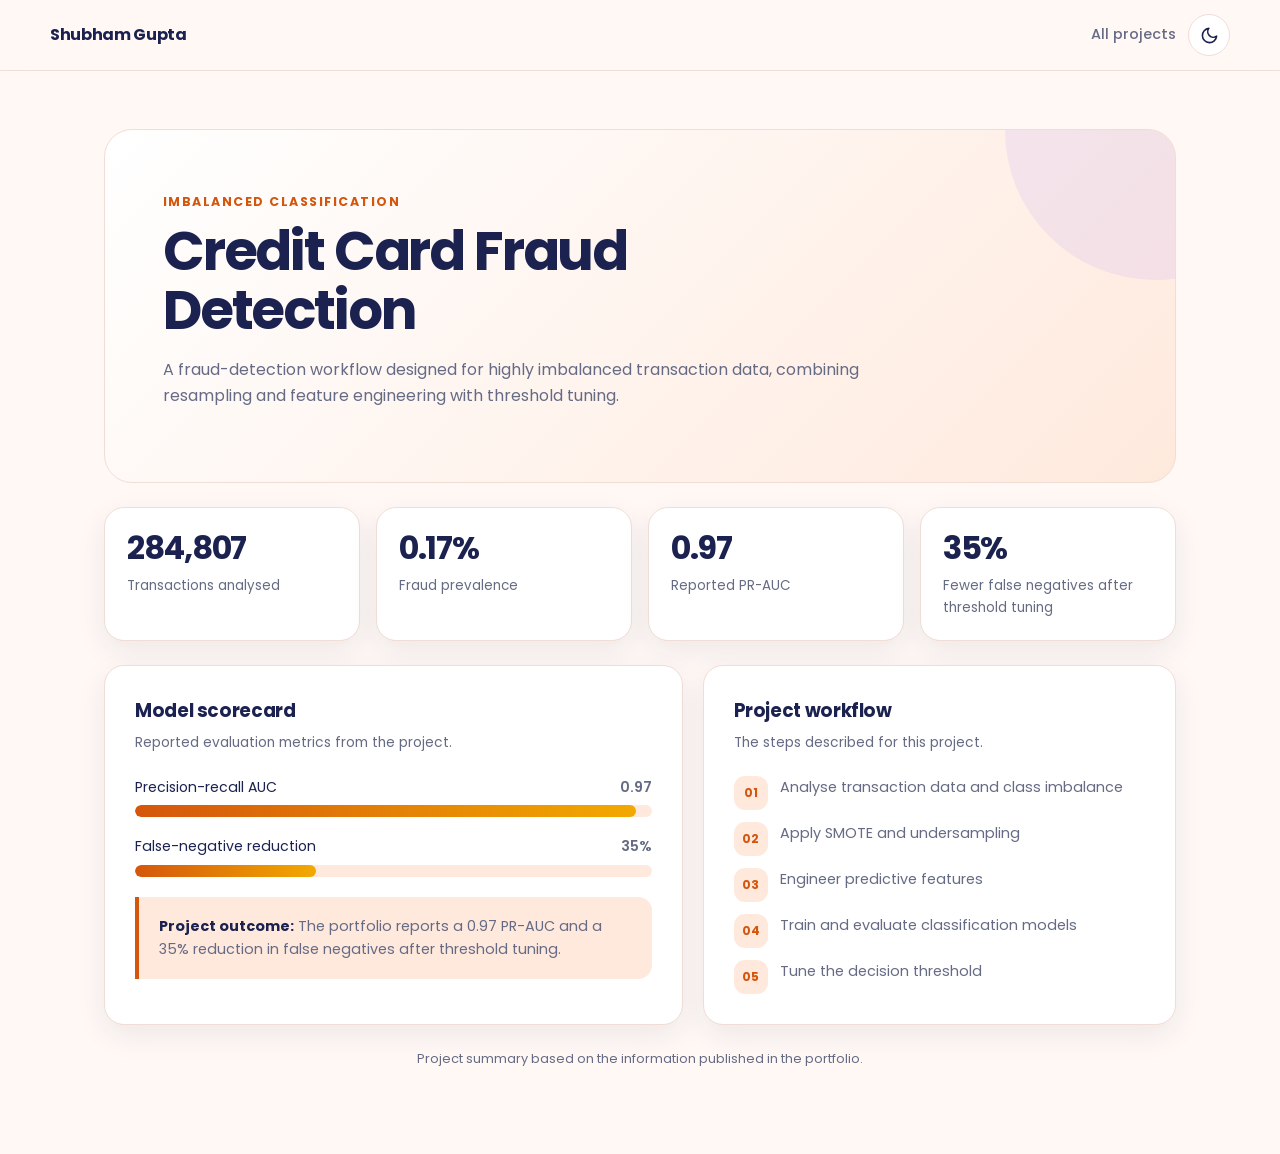
<file: site/fraud-detection-dashboard.html>
<!DOCTYPE html>
<html lang="en">
<head>
  <meta charset="utf-8">
  <meta name="viewport" content="width=device-width, initial-scale=1, viewport-fit=cover">
  <meta name="theme-color" content="#FFF8F5">
  <title>Credit Card Fraud Detection | Project Dashboard</title>
  <link rel="preconnect" href="https://fonts.googleapis.com">
  <link rel="preconnect" href="https://fonts.gstatic.com" crossorigin>
  <link href="https://fonts.googleapis.com/css2?family=Poppins:wght@400;500;600;700&display=swap" rel="stylesheet">
  <link rel="stylesheet" href="dashboard-theme.css">
  <script>
    (function () {
      try {
        var theme = localStorage.getItem('theme');
        if (theme === 'light' || theme === 'dark') document.documentElement.setAttribute('data-theme', theme);
      } catch (error) {
        console.warn('Saved theme preference could not be read.', error);
      }
    })();
  </script>
</head>
<body>
  <header class="dash-nav">
    <div class="dash-nav-inner">
      <a class="dash-brand" href="index.html">Shubham Gupta</a>
      <div class="dash-actions">
        <a class="back-link" href="index.html#projects">All projects</a>
        <button class="theme-toggle" type="button" data-theme-toggle aria-label="Switch colour theme" title="Switch colour theme">
          <svg class="moon-icon" viewBox="0 0 24 24" aria-hidden="true"><path d="M21 12.8A9 9 0 1 1 11.2 3a7 7 0 0 0 9.8 9.8z"/></svg>
          <svg class="sun-icon" viewBox="0 0 24 24" aria-hidden="true"><circle cx="12" cy="12" r="4"/><path d="M12 2v2m0 16v2M4.9 4.9l1.4 1.4m11.4 11.4 1.4 1.4M2 12h2m16 0h2M4.9 19.1l1.4-1.4M17.7 6.3l1.4-1.4"/></svg>
        </button>
      </div>
    </div>
  </header>
  <main class="dashboard-wrap">
    <section class="dashboard-hero">
      <span class="eyebrow">Imbalanced classification</span>
      <h1 id="dashboard-title">Credit Card Fraud Detection</h1>
      <p id="dashboard-description"></p>
    </section>
    <section class="metric-grid" id="dashboard-metrics" aria-label="Project highlights"></section>
    <div class="dashboard-grid">
      <section class="panel">
        <h2>Model scorecard</h2>
        <p class="panel-intro">Reported evaluation metrics from the project.</p>
        <div class="score-list" id="dashboard-scores"></div>
        <p class="takeaway"><b>Project outcome:</b> <span id="dashboard-takeaway"></span></p>
      </section>
      <section class="panel">
        <h2>Project workflow</h2>
        <p class="panel-intro">The steps described for this project.</p>
        <ol class="workflow" id="dashboard-workflow"></ol>
      </section>
    </div>
    <p class="dashboard-foot">Project summary based on the information published in the portfolio.</p>
  </main>
  <script id="dashboard-data" type="application/json">
    {
      "title": "Credit Card Fraud Detection",
      "description": "A fraud-detection workflow designed for highly imbalanced transaction data, combining resampling and feature engineering with threshold tuning.",
      "metrics": [
        {"value": "284,807", "label": "Transactions analysed"},
        {"value": "0.17%", "label": "Fraud prevalence"},
        {"value": "0.97", "label": "Reported PR-AUC"},
        {"value": "35%", "label": "Fewer false negatives after threshold tuning"}
      ],
      "scores": [
        {"label": "Precision-recall AUC", "display": "0.97", "percent": 97},
        {"label": "False-negative reduction", "display": "35%", "percent": 35}
      ],
      "workflow": ["Analyse transaction data and class imbalance", "Apply SMOTE and undersampling", "Engineer predictive features", "Train and evaluate classification models", "Tune the decision threshold"],
      "takeaway": "The portfolio reports a 0.97 PR-AUC and a 35% reduction in false negatives after threshold tuning."
    }
  </script>
  <script src="dashboard-theme.js"></script>
  <script src="project-dashboard.js"></script>
</body>
</html>
</file>
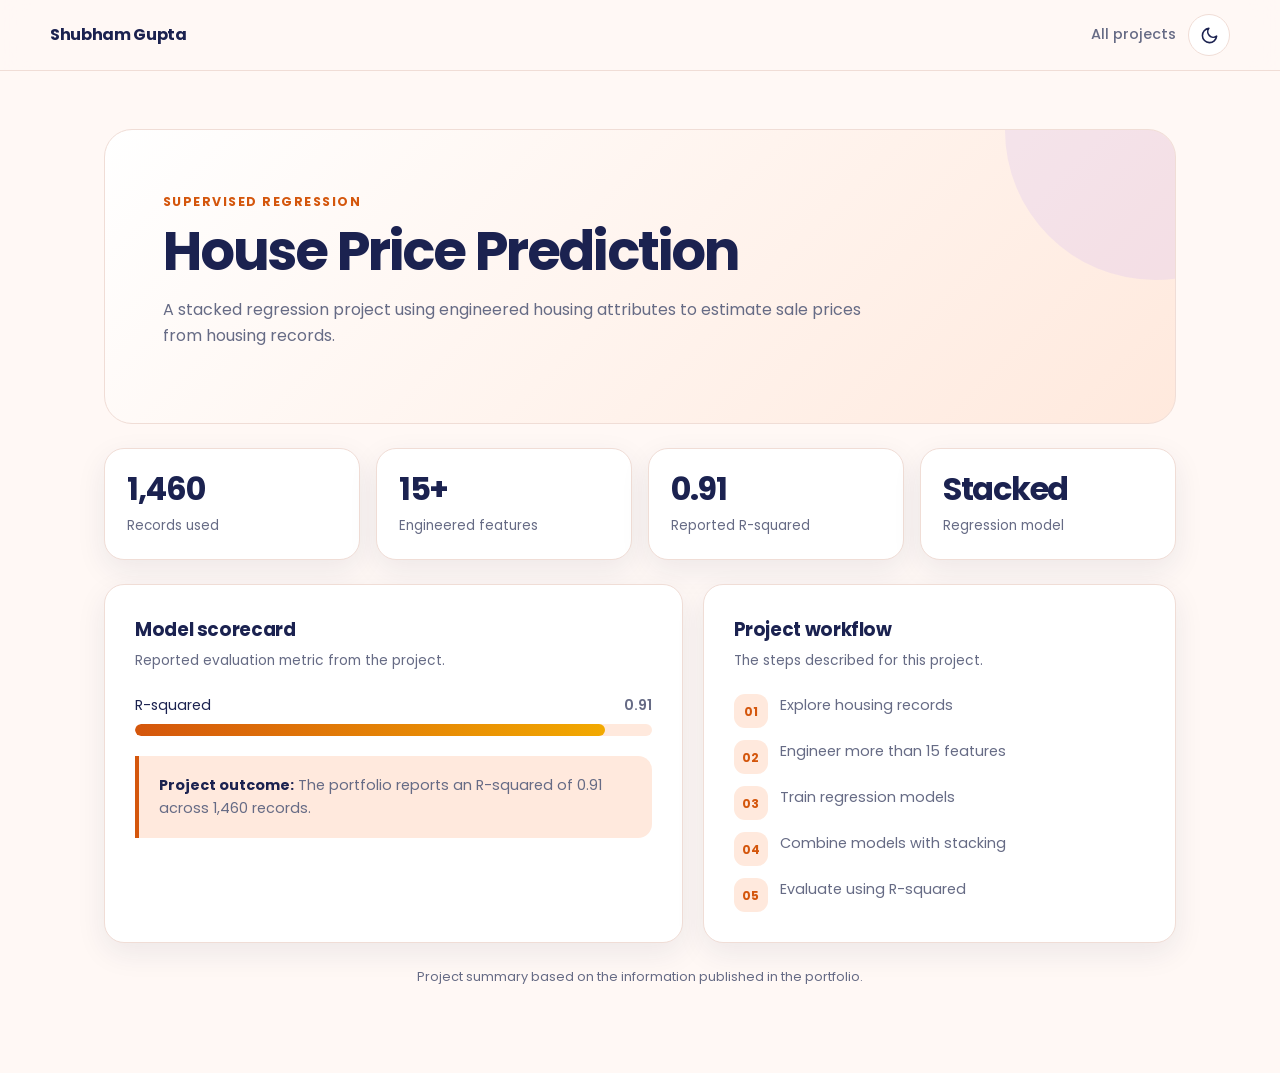
<file: site/house-price-dashboard.html>
<!DOCTYPE html>
<html lang="en">
<head>
  <meta charset="utf-8">
  <meta name="viewport" content="width=device-width, initial-scale=1, viewport-fit=cover">
  <meta name="theme-color" content="#FFF8F5">
  <title>House Price Prediction | Project Dashboard</title>
  <link rel="preconnect" href="https://fonts.googleapis.com">
  <link rel="preconnect" href="https://fonts.gstatic.com" crossorigin>
  <link href="https://fonts.googleapis.com/css2?family=Poppins:wght@400;500;600;700&display=swap" rel="stylesheet">
  <link rel="stylesheet" href="dashboard-theme.css">
  <script>
    (function () {
      try {
        var theme = localStorage.getItem('theme');
        if (theme === 'light' || theme === 'dark') document.documentElement.setAttribute('data-theme', theme);
      } catch (error) {
        console.warn('Saved theme preference could not be read.', error);
      }
    })();
  </script>
</head>
<body>
  <header class="dash-nav">
    <div class="dash-nav-inner">
      <a class="dash-brand" href="index.html">Shubham Gupta</a>
      <div class="dash-actions">
        <a class="back-link" href="index.html#projects">All projects</a>
        <button class="theme-toggle" type="button" data-theme-toggle aria-label="Switch colour theme" title="Switch colour theme">
          <svg class="moon-icon" viewBox="0 0 24 24" aria-hidden="true"><path d="M21 12.8A9 9 0 1 1 11.2 3a7 7 0 0 0 9.8 9.8z"/></svg>
          <svg class="sun-icon" viewBox="0 0 24 24" aria-hidden="true"><circle cx="12" cy="12" r="4"/><path d="M12 2v2m0 16v2M4.9 4.9l1.4 1.4m11.4 11.4 1.4 1.4M2 12h2m16 0h2M4.9 19.1l1.4-1.4M17.7 6.3l1.4-1.4"/></svg>
        </button>
      </div>
    </div>
  </header>
  <main class="dashboard-wrap">
    <section class="dashboard-hero">
      <span class="eyebrow">Supervised regression</span>
      <h1 id="dashboard-title">House Price Prediction</h1>
      <p id="dashboard-description"></p>
    </section>
    <section class="metric-grid" id="dashboard-metrics" aria-label="Project highlights"></section>
    <div class="dashboard-grid">
      <section class="panel">
        <h2>Model scorecard</h2>
        <p class="panel-intro">Reported evaluation metric from the project.</p>
        <div class="score-list" id="dashboard-scores"></div>
        <p class="takeaway"><b>Project outcome:</b> <span id="dashboard-takeaway"></span></p>
      </section>
      <section class="panel">
        <h2>Project workflow</h2>
        <p class="panel-intro">The steps described for this project.</p>
        <ol class="workflow" id="dashboard-workflow"></ol>
      </section>
    </div>
    <p class="dashboard-foot">Project summary based on the information published in the portfolio.</p>
  </main>
  <script id="dashboard-data" type="application/json">
    {
      "title": "House Price Prediction",
      "description": "A stacked regression project using engineered housing attributes to estimate sale prices from housing records.",
      "metrics": [
        {"value": "1,460", "label": "Records used"},
        {"value": "15+", "label": "Engineered features"},
        {"value": "0.91", "label": "Reported R-squared"},
        {"value": "Stacked", "label": "Regression model"}
      ],
      "scores": [
        {"label": "R-squared", "display": "0.91", "percent": 91}
      ],
      "workflow": ["Explore housing records", "Engineer more than 15 features", "Train regression models", "Combine models with stacking", "Evaluate using R-squared"],
      "takeaway": "The portfolio reports an R-squared of 0.91 across 1,460 records."
    }
  </script>
  <script src="dashboard-theme.js"></script>
  <script src="project-dashboard.js"></script>
</body>
</html>
</file>
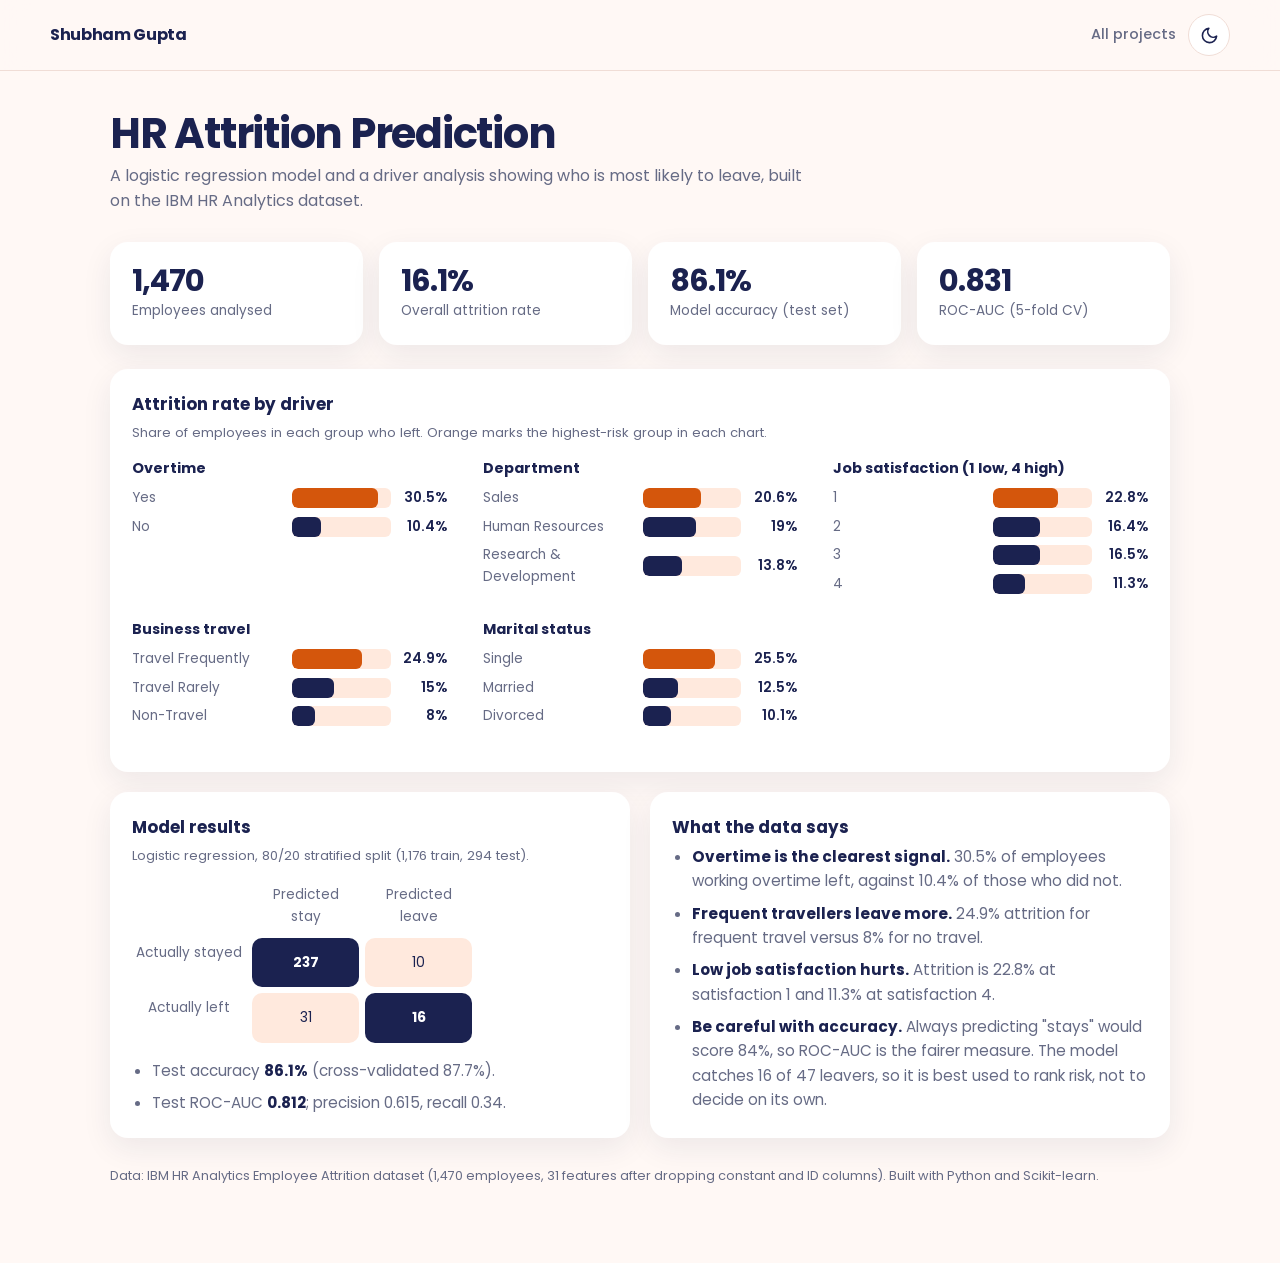
<file: site/hr-attrition-dashboard.html>
<!DOCTYPE html><html lang="en"><head><meta charset="utf-8"><meta name="viewport" content="width=device-width, initial-scale=1, viewport-fit=cover"><title>HR Attrition Prediction</title>
<link rel="preconnect" href="https://fonts.googleapis.com"><link rel="preconnect" href="https://fonts.gstatic.com" crossorigin>
<link href="https://fonts.googleapis.com/css2?family=Poppins:wght@400;500;600;700&display=swap" rel="stylesheet"><style>
:root{--bg:#FFF8F5;--card:#fff;--navy:#1B2250;--muted:#666B85;--line:#F0DDD6;--orange:#D4560C;--bar:#1B2250;--soft:#FFE9DD;--shadow:0 10px 30px rgba(27,34,80,.08);--font:"Poppins","Segoe UI",Arial,sans-serif;box-sizing:border-box;padding-top:env(safe-area-inset-top,0px);padding-bottom:env(safe-area-inset-bottom,0px)}
@media (prefers-color-scheme:dark){:root:not([data-theme="light"]){--bg:#12152B;--card:#1E2347;--navy:#F2F3FA;--muted:#A9AEC9;--line:#2F3560;--orange:#F07A2E;--bar:#8FA0FF;--soft:#2A2F5C;--shadow:0 10px 30px rgba(0,0,0,.35)}}
:root[data-theme="dark"]{--bg:#12152B;--card:#1E2347;--navy:#F2F3FA;--muted:#A9AEC9;--line:#2F3560;--orange:#F07A2E;--bar:#8FA0FF;--soft:#2A2F5C;--shadow:0 10px 30px rgba(0,0,0,.35)}
*,*::before,*::after{box-sizing:inherit}
body{margin:0;background:var(--bg);color:var(--navy);font-family:var(--font);line-height:1.6}
.wrap{max-width:1100px;margin:0 auto;padding:40px 20px 64px}
h1{font-size:clamp(1.8rem,4vw,2.6rem);margin:0 0 6px;letter-spacing:-.03em;line-height:1.1}
.sub{color:var(--muted);max-width:70ch;margin:0 0 28px}
.kpis{display:grid;grid-template-columns:repeat(4,1fr);gap:16px;margin-bottom:24px}
.card{background:var(--card);border-radius:18px;box-shadow:var(--shadow);padding:22px;min-width:0}
.kpi b{display:block;font-size:1.9rem;font-weight:700;letter-spacing:-.03em;line-height:1.1}
.kpi span{color:var(--muted);font-size:.85rem}
.grid{display:grid;grid-template-columns:1fr 1fr;gap:20px;margin-bottom:20px}
.full{grid-column:1/-1}
h2{font-size:1.05rem;margin:0 0 4px}
.note{color:var(--muted);font-size:.82rem;margin:0 0 14px}
.scroll{overflow-x:auto}
svg text{font-family:var(--font);fill:var(--muted);font-size:11px}
.insights{margin:0;padding-left:20px;color:var(--muted);font-size:.95rem}
.insights li+li{margin-top:8px}
.insights b{color:var(--navy)}
.foot{color:var(--muted);font-size:.8rem;margin-top:28px}
.ov{display:flex;align-items:center;gap:10px;margin:7px 0;font-size:.85rem}
.ov .lab{width:150px;flex:none;color:var(--muted)}
.ov .track{flex:1;background:var(--soft);border-radius:6px;height:20px;position:relative;overflow:hidden}
.ov .fill{height:100%;background:var(--bar);border-radius:6px}
.ov .val{width:46px;text-align:right;font-weight:600}
.ov.hot .fill{background:var(--orange)}
.grp{margin-bottom:16px}.grp h3{font-size:.9rem;margin:0 0 4px}
.cm{display:grid;grid-template-columns:auto 1fr 1fr;gap:6px;max-width:340px;font-size:.85rem;text-align:center}
.cm div{padding:14px 6px;border-radius:10px;background:var(--soft)}
.cm .h{background:none;color:var(--muted);padding:4px}
.cm .good{background:var(--bar);color:var(--card);font-weight:700}
@media (max-width:760px){.kpis{grid-template-columns:repeat(2,1fr)}.grid{grid-template-columns:1fr}.ov .lab{width:110px}}
</style><link rel="stylesheet" href="dashboard-theme.css"><script>(function(){try{var t=localStorage.getItem("theme");if(t==="light"||t==="dark")document.documentElement.setAttribute("data-theme",t)}catch(e){console.warn("Saved theme preference could not be read.",e)}})();</script></head><body><header class="dash-nav"><div class="dash-nav-inner"><a class="dash-brand" href="index.html">Shubham Gupta</a><div class="dash-actions"><a class="back-link" href="index.html#projects">All projects</a><button class="theme-toggle" type="button" data-theme-toggle aria-label="Switch colour theme" title="Switch colour theme"><svg class="moon-icon" viewBox="0 0 24 24" aria-hidden="true"><path d="M21 12.8A9 9 0 1 1 11.2 3a7 7 0 0 0 9.8 9.8z"/></svg><svg class="sun-icon" viewBox="0 0 24 24" aria-hidden="true"><circle cx="12" cy="12" r="4"/><path d="M12 2v2m0 16v2M4.9 4.9l1.4 1.4m11.4 11.4 1.4 1.4M2 12h2m16 0h2M4.9 19.1l1.4-1.4M17.7 6.3l1.4-1.4"/></svg></button></div></div></header><div class="wrap"><h1>HR Attrition Prediction</h1><p class="sub">A logistic regression model and a driver analysis showing who is most likely to leave, built on the IBM HR Analytics dataset.</p>
<div class="kpis">
 <div class="card kpi"><b id="k1"></b><span>Employees analysed</span></div>
 <div class="card kpi"><b id="k2"></b><span>Overall attrition rate</span></div>
 <div class="card kpi"><b id="k3"></b><span>Model accuracy (test set)</span></div>
 <div class="card kpi"><b id="k4"></b><span>ROC-AUC (5-fold CV)</span></div>
</div>
<div class="grid">
 <div class="card full"><h2>Attrition rate by driver</h2><p class="note">Share of employees in each group who left. Orange marks the highest-risk group in each chart.</p><div id="drv" style="display:grid;grid-template-columns:repeat(auto-fit,minmax(300px,1fr));gap:0 36px"></div></div>
 <div class="card"><h2>Model results</h2><p class="note">Logistic regression, 80/20 stratified split (1,176 train, 294 test).</p><div id="cm" class="cm"></div><ul class="insights" id="met" style="margin-top:16px"></ul></div>
 <div class="card"><h2>What the data says</h2><ul class="insights" id="ins"></ul></div>
</div>
<p class="foot">Data: IBM HR Analytics Employee Attrition dataset (1,470 employees, 31 features after dropping constant and ID columns). Built with Python and Scikit-learn.</p></div><script>const D={"metrics": {"rows": 1470, "attrition_rate": 16.1, "test_accuracy": 86.1, "test_roc_auc": 0.812, "test_precision": 0.615, "test_recall": 0.34, "cv_accuracy_mean": 87.7, "cv_roc_auc_mean": 0.831, "confusion": {"tn": 237, "fp": 10, "fn": 31, "tp": 16}, "baseline_accuracy_always_stay": 84.0}, "drivers": {"OverTime": {"Yes": 30.5, "No": 10.4}, "Department": {"Sales": 20.6, "Human Resources": 19.0, "Research & Development": 13.8}, "JobSatisfaction": {"1": 22.8, "2": 16.4, "3": 16.5, "4": 11.3}, "BusinessTravel": {"Travel_Frequently": 24.9, "Travel_Rarely": 15.0, "Non-Travel": 8.0}, "MaritalStatus": {"Single": 25.5, "Married": 12.5, "Divorced": 10.1}}, "top_coefficients": [{"feature": "JobRole_Research Director", "coef": -1.034}, {"feature": "JobRole_Laboratory Technician", "coef": 1.03}, {"feature": "OverTime_No", "coef": -0.929}, {"feature": "BusinessTravel_Non-Travel", "coef": -0.916}, {"feature": "OverTime_Yes", "coef": 0.916}, {"feature": "BusinessTravel_Travel_Frequently", "coef": 0.898}, {"feature": "JobRole_Sales Representative", "coef": 0.88}, {"feature": "EducationField_Other", "coef": -0.715}, {"feature": "EducationField_Human Resources", "coef": 0.6}, {"feature": "JobRole_Healthcare Representative", "coef": -0.579}]};
const M=D.metrics;k1.textContent=M.rows.toLocaleString('en-GB');k2.textContent=M.attrition_rate+'%';k3.textContent=M.test_accuracy+'%';k4.textContent=M.cv_roc_auc_mean;
const names={OverTime:'Overtime',Department:'Department',JobSatisfaction:'Job satisfaction (1 low, 4 high)',BusinessTravel:'Business travel',MaritalStatus:'Marital status'};
drv.innerHTML=Object.entries(D.drivers).map(([k,o])=>{const mx=Math.max(...Object.values(o));return `<div class="grp"><h3>${names[k]}</h3>`+Object.entries(o).map(([a,v])=>`<div class="ov ${v===mx?'hot':''}"><div class="lab">${a.replace('_',' ')}</div><div class="track"><div class="fill" style="width:${v/Math.max(35,mx)*100}%"></div></div><div class="val">${v}%</div></div>`).join('')+`</div>`}).join('');
const c=M.confusion;cm.innerHTML=`<div class="h"></div><div class="h">Predicted stay</div><div class="h">Predicted leave</div><div class="h">Actually stayed</div><div class="good">${c.tn}</div><div>${c.fp}</div><div class="h">Actually left</div><div>${c.fn}</div><div class="good">${c.tp}</div>`;
met.innerHTML=`<li>Test accuracy <b>${M.test_accuracy}%</b> (cross-validated ${M.cv_accuracy_mean}%).</li><li>Test ROC-AUC <b>${M.test_roc_auc}</b>; precision ${M.test_precision}, recall ${M.test_recall}.</li>`;
const o=D.drivers;
ins.innerHTML=`<li><b>Overtime is the clearest signal.</b> ${o.OverTime.Yes}% of employees working overtime left, against ${o.OverTime.No}% of those who did not.</li>
<li><b>Frequent travellers leave more.</b> ${o.BusinessTravel.Travel_Frequently}% attrition for frequent travel versus ${o.BusinessTravel['Non-Travel']}% for no travel.</li>
<li><b>Low job satisfaction hurts.</b> Attrition is ${o.JobSatisfaction[1]}% at satisfaction 1 and ${o.JobSatisfaction[4]}% at satisfaction 4.</li>
<li><b>Be careful with accuracy.</b> Always predicting "stays" would score ${M.baseline_accuracy_always_stay}%, so ROC-AUC is the fairer measure. The model catches ${c.tp} of ${c.tp+c.fn} leavers, so it is best used to rank risk, not to decide on its own.</li>`;
</script><script src="dashboard-theme.js"></script></body></html>
</file>
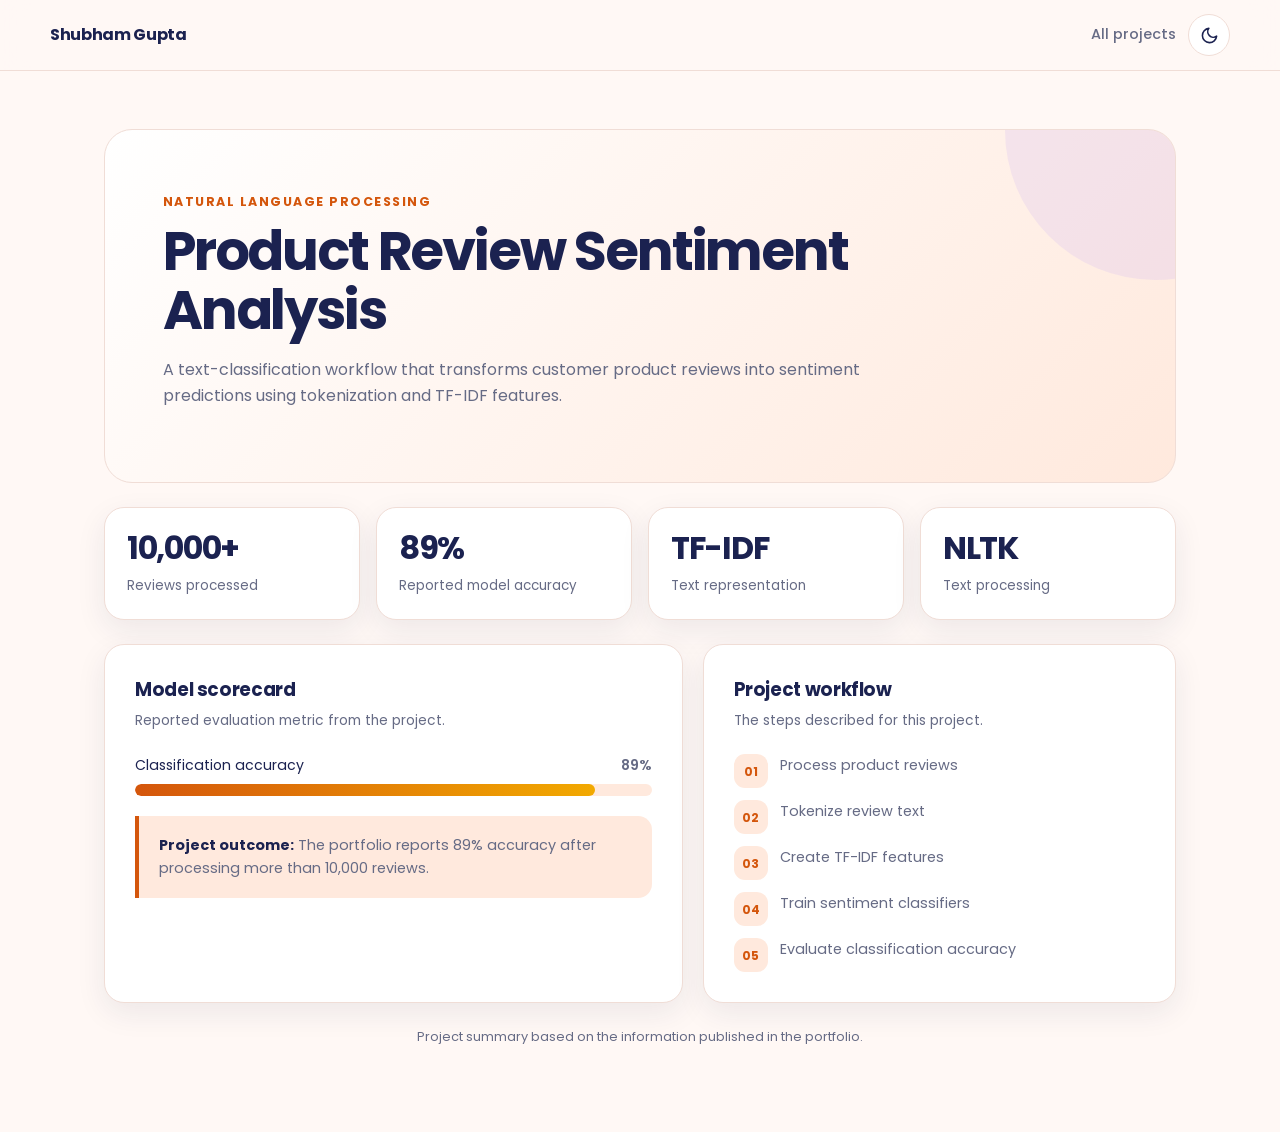
<file: site/sentiment-analysis-dashboard.html>
<!DOCTYPE html>
<html lang="en">
<head>
  <meta charset="utf-8">
  <meta name="viewport" content="width=device-width, initial-scale=1, viewport-fit=cover">
  <meta name="theme-color" content="#FFF8F5">
  <title>Product Review Sentiment Analysis | Project Dashboard</title>
  <link rel="preconnect" href="https://fonts.googleapis.com">
  <link rel="preconnect" href="https://fonts.gstatic.com" crossorigin>
  <link href="https://fonts.googleapis.com/css2?family=Poppins:wght@400;500;600;700&display=swap" rel="stylesheet">
  <link rel="stylesheet" href="dashboard-theme.css">
  <script>
    (function () {
      try {
        var theme = localStorage.getItem('theme');
        if (theme === 'light' || theme === 'dark') document.documentElement.setAttribute('data-theme', theme);
      } catch (error) {
        console.warn('Saved theme preference could not be read.', error);
      }
    })();
  </script>
</head>
<body>
  <header class="dash-nav">
    <div class="dash-nav-inner">
      <a class="dash-brand" href="index.html">Shubham Gupta</a>
      <div class="dash-actions">
        <a class="back-link" href="index.html#projects">All projects</a>
        <button class="theme-toggle" type="button" data-theme-toggle aria-label="Switch colour theme" title="Switch colour theme">
          <svg class="moon-icon" viewBox="0 0 24 24" aria-hidden="true"><path d="M21 12.8A9 9 0 1 1 11.2 3a7 7 0 0 0 9.8 9.8z"/></svg>
          <svg class="sun-icon" viewBox="0 0 24 24" aria-hidden="true"><circle cx="12" cy="12" r="4"/><path d="M12 2v2m0 16v2M4.9 4.9l1.4 1.4m11.4 11.4 1.4 1.4M2 12h2m16 0h2M4.9 19.1l1.4-1.4M17.7 6.3l1.4-1.4"/></svg>
        </button>
      </div>
    </div>
  </header>
  <main class="dashboard-wrap">
    <section class="dashboard-hero">
      <span class="eyebrow">Natural language processing</span>
      <h1 id="dashboard-title">Product Review Sentiment Analysis</h1>
      <p id="dashboard-description"></p>
    </section>
    <section class="metric-grid" id="dashboard-metrics" aria-label="Project highlights"></section>
    <div class="dashboard-grid">
      <section class="panel">
        <h2>Model scorecard</h2>
        <p class="panel-intro">Reported evaluation metric from the project.</p>
        <div class="score-list" id="dashboard-scores"></div>
        <p class="takeaway"><b>Project outcome:</b> <span id="dashboard-takeaway"></span></p>
      </section>
      <section class="panel">
        <h2>Project workflow</h2>
        <p class="panel-intro">The steps described for this project.</p>
        <ol class="workflow" id="dashboard-workflow"></ol>
      </section>
    </div>
    <p class="dashboard-foot">Project summary based on the information published in the portfolio.</p>
  </main>
  <script id="dashboard-data" type="application/json">
    {
      "title": "Product Review Sentiment Analysis",
      "description": "A text-classification workflow that transforms customer product reviews into sentiment predictions using tokenization and TF-IDF features.",
      "metrics": [
        {"value": "10,000+", "label": "Reviews processed"},
        {"value": "89%", "label": "Reported model accuracy"},
        {"value": "TF-IDF", "label": "Text representation"},
        {"value": "NLTK", "label": "Text processing"}
      ],
      "scores": [
        {"label": "Classification accuracy", "display": "89%", "percent": 89}
      ],
      "workflow": ["Process product reviews", "Tokenize review text", "Create TF-IDF features", "Train sentiment classifiers", "Evaluate classification accuracy"],
      "takeaway": "The portfolio reports 89% accuracy after processing more than 10,000 reviews."
    }
  </script>
  <script src="dashboard-theme.js"></script>
  <script src="project-dashboard.js"></script>
</body>
</html>
</file>
<file: site/dashboard-theme.css>
:root {
  --bg: #FFF8F5;
  --card: #FFFFFF;
  --navy: #1B2250;
  --muted: #666B85;
  --line: #F0DDD6;
  --orange: #D4560C;
  --soft: #FFE9DD;
  --purple: #CDB0F2;
  --shadow: 0 10px 30px rgba(27, 34, 80, .08);
  --font: "Poppins", "Segoe UI", Arial, sans-serif;
  color-scheme: light;
}

@media (prefers-color-scheme: dark) {
  :root:not([data-theme="light"]) {
    --bg: #12152B;
    --card: #1E2347;
    --navy: #F2F3FA;
    --muted: #A9AEC9;
    --line: #2F3560;
    --orange: #F07A2E;
    --soft: #2A2F5C;
    --purple: #6D4FB3;
    --shadow: 0 10px 30px rgba(0, 0, 0, .35);
    color-scheme: dark;
  }
}

:root[data-theme="dark"] {
  --bg: #12152B;
  --card: #1E2347;
  --navy: #F2F3FA;
  --muted: #A9AEC9;
  --line: #2F3560;
  --orange: #F07A2E;
  --soft: #2A2F5C;
  --purple: #6D4FB3;
  --shadow: 0 10px 30px rgba(0, 0, 0, .35);
  color-scheme: dark;
}

:root[data-theme="light"] { color-scheme: light; }

*, *::before, *::after { box-sizing: border-box; }
html { scroll-behavior: smooth; }
body {
  margin: 0;
  min-height: 100vh;
  background: var(--bg);
  color: var(--navy);
  font-family: var(--font);
  line-height: 1.6;
}
button, a { font: inherit; }
a { color: inherit; }
:focus-visible { outline: 3px solid var(--orange); outline-offset: 3px; }

.dash-nav {
  position: sticky;
  top: 0;
  z-index: 10;
  padding: 14px 20px;
  background: color-mix(in srgb, var(--bg) 88%, transparent);
  backdrop-filter: blur(14px);
  border-bottom: 1px solid var(--line);
}
.dash-nav-inner {
  max-width: 1180px;
  margin: 0 auto;
  display: flex;
  align-items: center;
  justify-content: space-between;
  gap: 16px;
}
.dash-brand { font-weight: 700; text-decoration: none; letter-spacing: -.02em; }
.dash-actions { display: flex; align-items: center; gap: 12px; }
.back-link {
  color: var(--muted);
  text-decoration: none;
  font-size: .9rem;
  font-weight: 500;
}
.back-link:hover { color: var(--orange); }
.theme-toggle {
  width: 42px;
  height: 42px;
  border: 1px solid var(--line);
  border-radius: 50%;
  background: var(--card);
  color: var(--navy);
  display: grid;
  place-items: center;
  cursor: pointer;
}
.theme-toggle:hover { background: var(--soft); }
.theme-toggle svg { width: 19px; height: 19px; fill: none; stroke: currentColor; stroke-width: 2; stroke-linecap: round; stroke-linejoin: round; }
.theme-toggle .sun-icon { display: none; }
.theme-toggle[data-theme-state="dark"] .sun-icon { display: block; }
.theme-toggle[data-theme-state="dark"] .moon-icon { display: none; }

.dashboard-wrap { width: min(1120px, 100%); margin: 0 auto; padding: 58px 24px 72px; }
.dashboard-hero {
  position: relative;
  overflow: hidden;
  border: 1px solid var(--line);
  border-radius: 28px;
  padding: clamp(28px, 6vw, 58px);
  margin-bottom: 24px;
  background: linear-gradient(135deg, var(--card), var(--soft));
}
.dashboard-hero::after {
  content: "";
  position: absolute;
  width: 300px;
  height: 300px;
  right: -130px;
  top: -150px;
  border-radius: 50%;
  background: var(--purple);
  opacity: .22;
}
.dashboard-hero > * { position: relative; z-index: 1; }
.eyebrow { color: var(--orange); font-size: .78rem; font-weight: 700; letter-spacing: .12em; text-transform: uppercase; }
.dashboard-hero h1 { max-width: 20ch; margin: 8px 0 12px; font-size: clamp(2rem, 5vw, 3.4rem); line-height: 1.1; letter-spacing: -.04em; }
.dashboard-hero p { max-width: 70ch; color: var(--muted); }
.metric-grid { display: grid; grid-template-columns: repeat(4, minmax(0, 1fr)); gap: 16px; margin-bottom: 24px; }
.metric-card, .panel {
  min-width: 0;
  background: var(--card);
  border: 1px solid var(--line);
  border-radius: 20px;
  box-shadow: var(--shadow);
}
.metric-card { padding: 22px; }
.metric-value { display: block; font-size: clamp(1.4rem, 3vw, 2rem); font-weight: 700; letter-spacing: -.04em; line-height: 1.15; }
.metric-label { display: block; margin-top: 8px; color: var(--muted); font-size: .84rem; }
.dashboard-grid { display: grid; grid-template-columns: 1.1fr .9fr; gap: 20px; }
.panel { padding: clamp(20px, 3vw, 30px); }
.panel h2 { margin: 0; font-size: 1.15rem; letter-spacing: -.02em; }
.panel-intro { margin: 6px 0 22px; color: var(--muted); font-size: .86rem; }
.score-list { display: grid; gap: 18px; }
.score-label { display: flex; justify-content: space-between; gap: 12px; margin-bottom: 7px; font-size: .88rem; }
.score-label span:last-child { color: var(--muted); font-weight: 600; }
.score-track { height: 12px; overflow: hidden; border-radius: 999px; background: var(--soft); }
.score-fill { height: 100%; border-radius: inherit; background: linear-gradient(90deg, var(--orange), #F2A900); }
.workflow { display: grid; gap: 12px; padding: 0; margin: 0; list-style: none; counter-reset: step; }
.workflow li { display: flex; align-items: flex-start; gap: 12px; color: var(--muted); font-size: .9rem; }
.workflow li::before {
  counter-increment: step;
  content: counter(step, decimal-leading-zero);
  flex: none;
  width: 34px;
  height: 34px;
  display: grid;
  place-items: center;
  border-radius: 11px;
  color: var(--orange);
  background: var(--soft);
  font-size: .75rem;
  font-weight: 700;
}
.workflow b { color: var(--navy); }
.takeaway {
  margin-top: 20px;
  padding: 18px 20px;
  border-left: 4px solid var(--orange);
  border-radius: 0 14px 14px 0;
  background: var(--soft);
  color: var(--muted);
  font-size: .9rem;
}
.takeaway b { color: var(--navy); }
.dashboard-foot { margin-top: 24px; color: var(--muted); font-size: .8rem; text-align: center; }

@media (max-width: 800px) {
  .metric-grid { grid-template-columns: repeat(2, minmax(0, 1fr)); }
  .dashboard-grid { grid-template-columns: 1fr; }
}
@media (max-width: 480px) {
  .dash-nav { padding: 10px 14px; }
  .dash-brand { font-size: .92rem; }
  .back-link { font-size: .82rem; }
  .dashboard-wrap { padding: 32px 16px 48px; }
  .metric-card { padding: 17px; }
}
@media (prefers-reduced-motion: reduce) {
  html { scroll-behavior: auto; }
  *, *::before, *::after { transition-duration: .01ms !important; }
}
</file>
